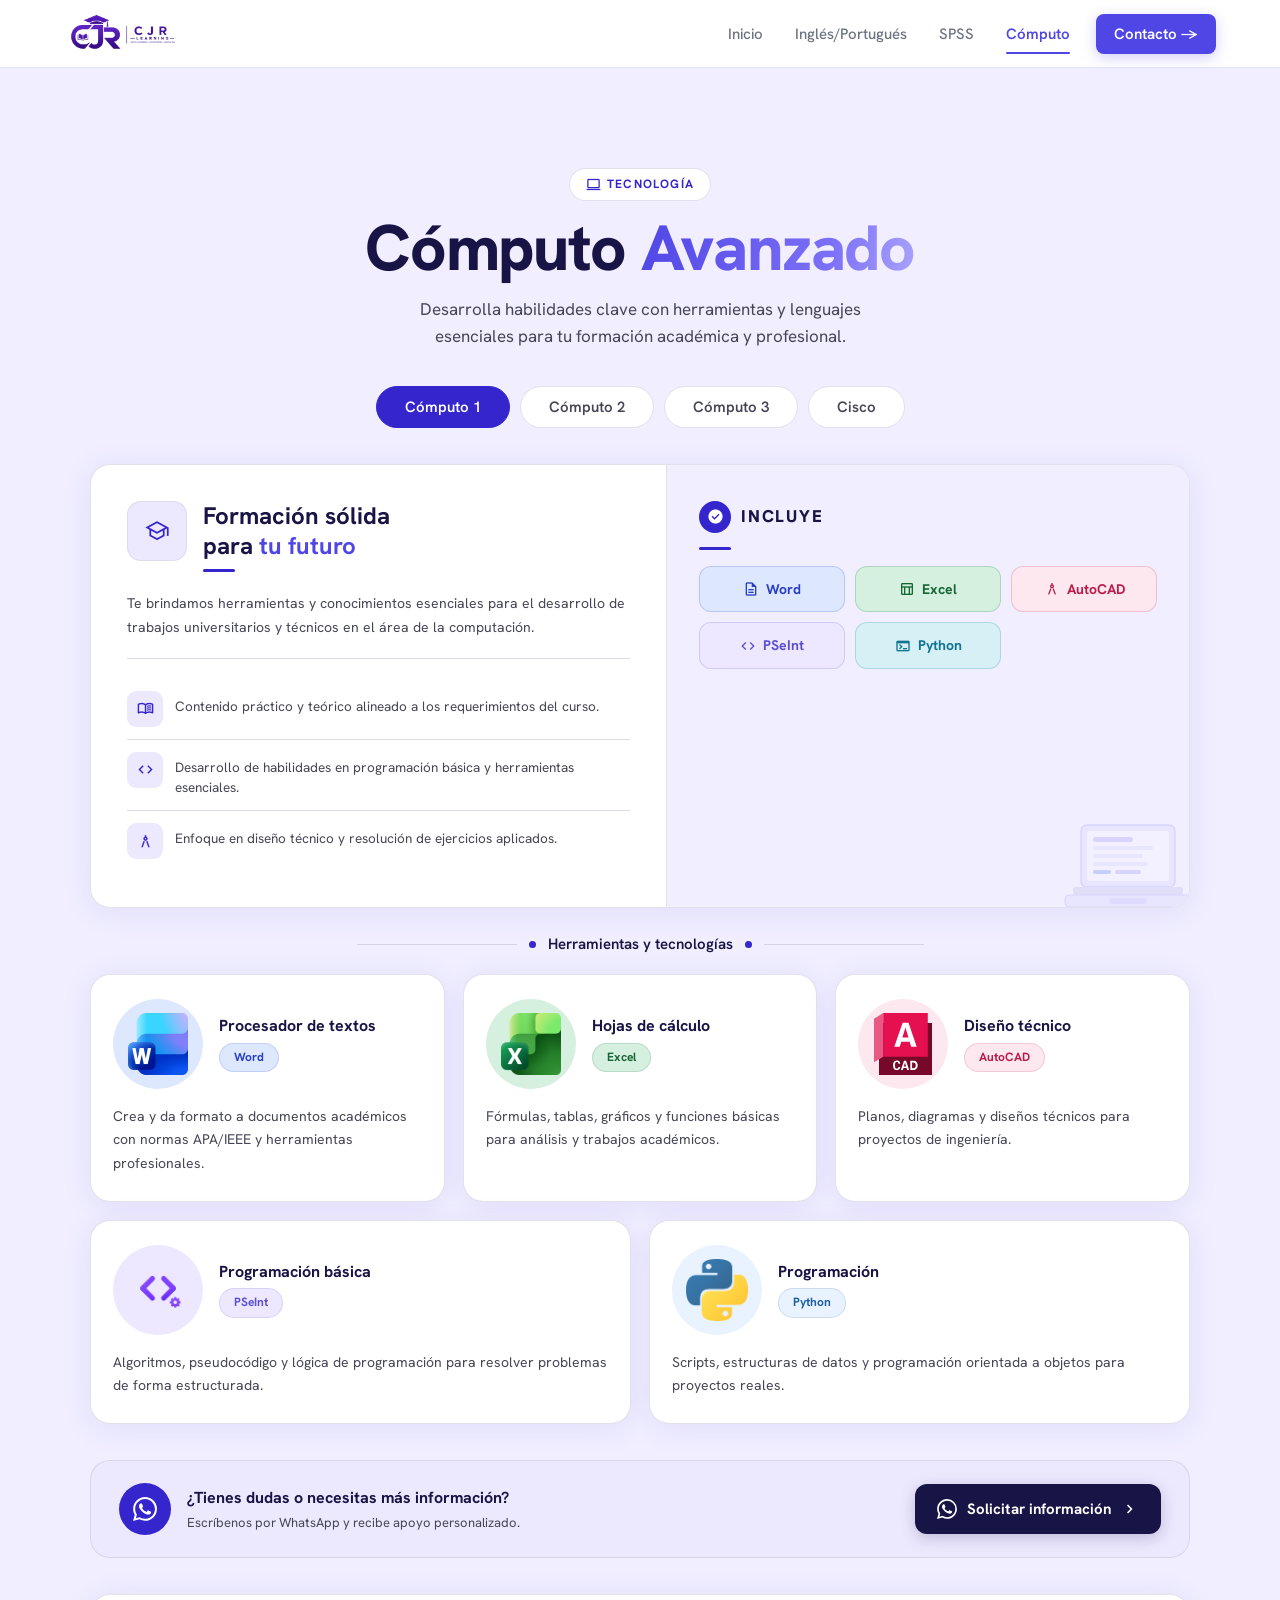
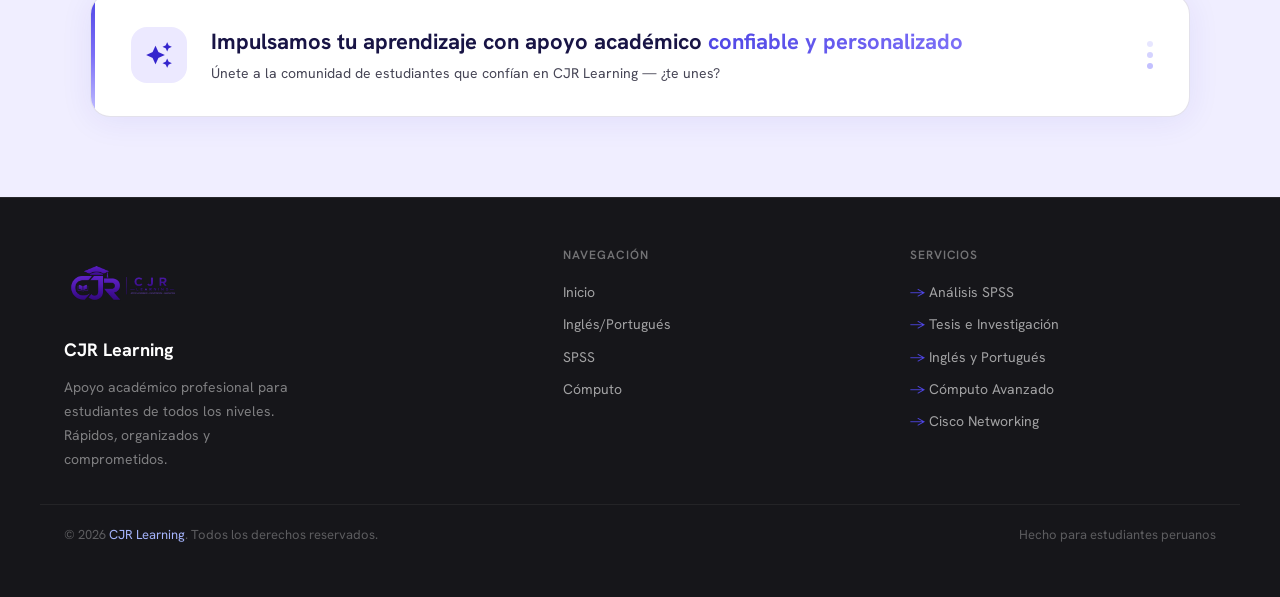
<file: computo.html>
<!DOCTYPE html>
<html lang="es">

<head>
  <meta charset="utf-8" />
  <meta name="viewport" content="width=device-width, initial-scale=1.0" />
  <title>CJR Learning — Cómputo Avanzado</title>
  <link rel="preconnect" href="https://fonts.googleapis.com" />
  <link rel="preconnect" href="https://fonts.gstatic.com" crossorigin />
  <link href="https://fonts.googleapis.com/css2?family=Hanken+Grotesk:wght@400;500;600;700;800&display=swap"
    rel="stylesheet" />
  <link href="https://fonts.googleapis.com/css2?family=Material+Symbols+Outlined:wght,FILL@100..700,0..1&display=swap"
    rel="stylesheet" />
  <link rel="stylesheet" href="assets/css/global.css">
  <link rel="stylesheet" href="assets/css/computo.css" />
</head>

<body>
  <header class="site-header">
    <div class="header-inner">
      <div class="header-logo">
        <a href="index.html">
          <img src="assets/images/logos/CRJ_logo2.png" alt="CJR Learning">
        </a>
      </div>
      <nav class="header-nav" id="mainNav">
        <a href="index.html">Inicio</a>
        <a href="ing_por.html">Inglés/Portugués</a>
        <a href="spss.html">SPSS</a>
        <a href="computo.html" class="active">Cómputo</a>
        <a href="index.html#contacto" class="nav-btn-contacto">Contacto →</a>
      </nav>
      <button class="hamburger" id="menuBtn" aria-label="Abrir menú">
        <span></span><span></span><span></span>
      </button>
    </div>
  </header>

  <section id="computo" class="cp-section">
    <div class="cp-inner">

      <div class="cp-header">
        <div class="cp-badge">
          <span class="material-symbols-outlined" aria-hidden="true">computer</span>
          TECNOLOGÍA
        </div>
        <h2 class="cp-title">Cómputo <span class="cp-title-croma">Avanzado</span></h2>
        <p class="cp-subtitle">
          Desarrolla habilidades clave con herramientas y lenguajes<br />
          esenciales para tu formación académica y profesional.
        </p>
      </div>

      <div class="cp-tabs" role="tablist" aria-label="Cursos de cómputo">
        <button class="cp-tab cp-tab--active" role="tab" aria-selected="true" data-tab="computo1">Cómputo 1</button>
        <button class="cp-tab" role="tab" aria-selected="false" data-tab="computo2">Cómputo 2</button>
        <button class="cp-tab" role="tab" aria-selected="false" data-tab="computo3">Cómputo 3</button>
        <button class="cp-tab" role="tab" aria-selected="false" data-tab="cisco">Cisco</button>
      </div>

      <!-- ══ CÓMPUTO 1 ══ -->
      <div class="cp-panel cp-panel--active" data-panel="computo1" role="tabpanel">
        <div class="cp-desc-block">
          <div class="cp-desc-left">
            <div class="cp-desc-header">
              <div class="cp-desc-icon" aria-hidden="true"><span class="material-symbols-outlined">school</span></div>
              <div>
                <h3 class="cp-desc-title">Formación sólida<br />para <span class="cp-desc-title-accent">tu futuro</span>
                </h3>
                <div class="cp-desc-underline" aria-hidden="true"></div>
              </div>
            </div>
            <p class="cp-desc-text">Te brindamos herramientas y conocimientos esenciales para el desarrollo de trabajos
              universitarios y técnicos en el área de la computación.</p>
            <ul class="cp-desc-list">
              <li class="cp-desc-item">
                <div class="cp-desc-item-icon"><span class="material-symbols-outlined">menu_book</span></div>
                <p>Contenido práctico y teórico alineado a los requerimientos del curso.</p>
              </li>
              <li class="cp-desc-item">
                <div class="cp-desc-item-icon"><span class="material-symbols-outlined">code</span></div>
                <p>Desarrollo de habilidades en programación básica y herramientas esenciales.</p>
              </li>
              <li class="cp-desc-item">
                <div class="cp-desc-item-icon"><span class="material-symbols-outlined">architecture</span></div>
                <p>Enfoque en diseño técnico y resolución de ejercicios aplicados.</p>
              </li>
            </ul>
          </div>
          <div class="cp-desc-divider" aria-hidden="true"></div>
          <div class="cp-desc-right">
            <div class="cp-desc-incluye-header">
              <div class="cp-desc-check"><span class="material-symbols-outlined">check_circle</span></div>
              <span class="cp-desc-incluye-label">INCLUYE</span>
            </div>
            <div class="cp-desc-underline cp-desc-underline--right" aria-hidden="true"></div>
            <div class="cp-desc-chips">
              <span class="cp-chip cp-chip--word"><span class="material-symbols-outlined">description</span>Word</span>
              <span class="cp-chip cp-chip--excel"><span
                  class="material-symbols-outlined">table_chart</span>Excel</span>
              <span class="cp-chip cp-chip--autocad"><span
                  class="material-symbols-outlined">architecture</span>AutoCAD</span>
              <span class="cp-chip cp-chip--pseint"><span class="material-symbols-outlined">code</span>PSeInt</span>
              <span class="cp-chip cp-chip--python"><span class="material-symbols-outlined">terminal</span>Python</span>
            </div>
            <div class="cp-desc-laptop" aria-hidden="true">
              <svg viewBox="0 0 130 90" fill="none" xmlns="http://www.w3.org/2000/svg">
                <rect x="18" y="4" width="94" height="62" rx="6" fill="#e2dfff" stroke="#c3c0ff" stroke-width="1.5" />
                <rect x="24" y="10" width="82" height="50" rx="3" fill="#ffffff" opacity="0.7" />
                <rect x="30" y="16" width="40" height="5" rx="2.5" fill="#c3c0ff" />
                <rect x="30" y="25" width="60" height="4" rx="2" fill="#e2dfff" />
                <rect x="30" y="33" width="50" height="4" rx="2" fill="#e2dfff" />
                <rect x="30" y="41" width="55" height="4" rx="2" fill="#e2dfff" />
                <rect x="30" y="49" width="18" height="4" rx="2" fill="#a5b4fc" />
                <rect x="52" y="49" width="26" height="4" rx="2" fill="#c3c0ff" />
                <rect x="10" y="66" width="110" height="8" rx="3" fill="#d4d0f0" />
                <rect x="2" y="74" width="126" height="12" rx="4" fill="#e2dfff" stroke="#c3c0ff" stroke-width="1" />
                <rect x="46" y="77" width="38" height="6" rx="3" fill="#c3c0ff" opacity="0.6" />
              </svg>
            </div>
          </div>
        </div>
        <div class="cp-tools-wrap">
          <div class="cp-section-title"><span class="cp-dot"></span>Herramientas y tecnologías<span
              class="cp-dot"></span></div>
          <div class="cp-grid cp-grid--3">
            <div class="cp-tool-card">
              <div class="cp-tool-top">
                <div class="cp-logo-wrap cp-logo-wrap--word"><img src="assets/images/logos/word_comp.png" alt="Word"
                    class="cp-logo-img" /></div>
                <div class="cp-tool-meta">
                  <h3 class="cp-tool-name">Procesador de textos</h3><span class="cp-pill cp-pill--word">Word</span>
                </div>
              </div>
              <p class="cp-tool-desc">Crea y da formato a documentos académicos con normas APA/IEEE y herramientas
                profesionales.</p>
            </div>
            <div class="cp-tool-card">
              <div class="cp-tool-top">
                <div class="cp-logo-wrap cp-logo-wrap--excel"><img src="assets/images/logos/excel_comp.png" alt="Excel"
                    class="cp-logo-img" /></div>
                <div class="cp-tool-meta">
                  <h3 class="cp-tool-name">Hojas de cálculo</h3><span class="cp-pill cp-pill--excel">Excel</span>
                </div>
              </div>
              <p class="cp-tool-desc">Fórmulas, tablas, gráficos y funciones básicas para análisis y trabajos
                académicos.</p>
            </div>
            <div class="cp-tool-card">
              <div class="cp-tool-top">
                <div class="cp-logo-wrap cp-logo-wrap--autocad"><img src="assets/images/logos/autocad_comp.svg"
                    alt="AutoCAD" class="cp-logo-img" /></div>
                <div class="cp-tool-meta">
                  <h3 class="cp-tool-name">Diseño técnico</h3><span class="cp-pill cp-pill--autocad">AutoCAD</span>
                </div>
              </div>
              <p class="cp-tool-desc">Planos, diagramas y diseños técnicos para proyectos de ingeniería.</p>
            </div>
          </div>
          <div class="cp-grid cp-grid--2">
            <div class="cp-tool-card">
              <div class="cp-tool-top">
                <div class="cp-logo-wrap cp-logo-wrap--pseint"><img src="assets/images/logos/codigo_comp.png"
                    alt="PSeInt" class="cp-logo-img cp-logo-img--pseint" /></div>
                <div class="cp-tool-meta">
                  <h3 class="cp-tool-name">Programación básica</h3><span class="cp-pill cp-pill--pseint">PSeInt</span>
                </div>
              </div>
              <p class="cp-tool-desc">Algoritmos, pseudocódigo y lógica de programación para resolver problemas de forma
                estructurada.</p>
            </div>
            <div class="cp-tool-card">
              <div class="cp-tool-top">
                <div class="cp-logo-wrap cp-logo-wrap--python"><img src="assets/images/logos/python_comp.webp"
                    alt="Python" class="cp-logo-img" /></div>
                <div class="cp-tool-meta">
                  <h3 class="cp-tool-name">Programación</h3><span class="cp-pill cp-pill--python">Python</span>
                </div>
              </div>
              <p class="cp-tool-desc">Scripts, estructuras de datos y programación orientada a objetos para proyectos
                reales.</p>
            </div>
          </div>
        </div>
      </div><!-- /computo1 -->

      <!-- ══ CÓMPUTO 2 ══ -->
      <div class="cp-panel" data-panel="computo2" role="tabpanel">
        <div class="cp-desc-block">
          <div class="cp-desc-left">
            <div class="cp-desc-header">
              <div class="cp-desc-icon" aria-hidden="true"><span class="material-symbols-outlined">analytics</span>
              </div>
              <div>
                <h3 class="cp-desc-title">Análisis y gestión de datos<br />para <span class="cp-desc-title-accent">tu
                    crecimiento</span> profesional</h3>
                <div class="cp-desc-underline" aria-hidden="true"></div>
              </div>
            </div>
            <p class="cp-desc-text">Te brindamos herramientas y conocimientos intermedios y avanzados para el análisis,
              procesamiento y visualización de datos, fortaleciendo competencias aplicadas a proyectos académicos y
              empresariales.</p>
            <ul class="cp-desc-list">
              <li class="cp-desc-item">
                <div class="cp-desc-item-icon"><span class="material-symbols-outlined">bar_chart</span></div>
                <div class="cp-desc-item-content"><strong>Análisis de datos aplicado</strong>
                  <p>Interpretación y procesamiento de información para la toma de decisiones.</p>
                </div>
              </li>
              <li class="cp-desc-item">
                <div class="cp-desc-item-icon"><span class="material-symbols-outlined">dashboard</span></div>
                <div class="cp-desc-item-content"><strong>Visualización profesional</strong>
                  <p>Creación de dashboards interactivos e informes dinámicos.</p>
                </div>
              </li>
              <li class="cp-desc-item">
                <div class="cp-desc-item-icon"><span class="material-symbols-outlined">storage</span></div>
                <div class="cp-desc-item-content"><strong>Gestión y transformación de datos</strong>
                  <p>Optimización de bases de datos mediante herramientas avanzadas.</p>
                </div>
              </li>
              <li class="cp-desc-item">
                <div class="cp-desc-item-icon"><span class="material-symbols-outlined">settings</span></div>
                <div class="cp-desc-item-content"><strong>Modelado y automatización</strong>
                  <p>Procesos eficientes para análisis, reportes y control de información.</p>
                </div>
              </li>
            </ul>
            <div class="cp-desc-highlight">
              <div class="cp-desc-highlight-icon" aria-hidden="true"><span class="material-symbols-outlined">star</span>
              </div>
              <p>Desarrolla habilidades en análisis de datos, inteligencia de negocios y modelado profesional para
                destacar en el ámbito académico y laboral.</p>
            </div>
          </div>
          <div class="cp-desc-divider" aria-hidden="true"></div>
          <div class="cp-desc-right">
            <div class="cp-desc-incluye-header">
              <div class="cp-desc-check"><span class="material-symbols-outlined">check_circle</span></div>
              <span class="cp-desc-incluye-label">INCLUYE</span>
            </div>
            <div class="cp-desc-underline cp-desc-underline--right" aria-hidden="true"></div>
            <div class="cp-desc-chips">
              <span class="cp-chip cp-chip--excel"><span class="material-symbols-outlined">table_chart</span>Excel
                Av.</span>
              <span class="cp-chip cp-chip--powerbi"><span class="material-symbols-outlined">bar_chart</span>Power
                BI</span>
              <span class="cp-chip cp-chip--spss"><span class="material-symbols-outlined">query_stats</span>SPSS</span>
              <span class="cp-chip cp-chip--inventor"><span
                  class="material-symbols-outlined">precision_manufacturing</span>Inventor</span>
              <span class="cp-chip cp-chip--pivot"><span class="material-symbols-outlined">pivot_table_chart</span>Power
                Pivot</span>
              <span class="cp-chip cp-chip--query"><span class="material-symbols-outlined">manage_search</span>Power
                Query</span>
              <span class="cp-chip cp-chip--project"><span class="material-symbols-outlined">event_note</span>MS
                Project</span>
            </div>
            <div class="cp-desc-dashboard" aria-hidden="true">
              <svg viewBox="0 0 200 130" fill="none" xmlns="http://www.w3.org/2000/svg">
                <rect x="10" y="8" width="180" height="100" rx="8" fill="#e2dfff" stroke="#c3c0ff" stroke-width="1.5" />
                <rect x="18" y="16" width="164" height="84" rx="4" fill="#f8f7ff" />
                <rect x="18" y="16" width="164" height="14" rx="4" fill="#ece9ff" />
                <circle cx="30" cy="23" r="3" fill="#c3c0ff" />
                <circle cx="40" cy="23" r="3" fill="#c3c0ff" opacity="0.6" />
                <rect x="60" y="20" width="60" height="6" rx="3" fill="#c3c0ff" opacity="0.4" />
                <rect x="24" y="65" width="12" height="28" rx="3" fill="#7c6ff7" />
                <rect x="40" y="52" width="12" height="41" rx="3" fill="#4f46e5" />
                <rect x="56" y="58" width="12" height="35" rx="3" fill="#a5b4fc" />
                <rect x="72" y="44" width="12" height="49" rx="3" fill="#4f46e5" />
                <rect x="88" y="55" width="12" height="38" rx="3" fill="#7c6ff7" opacity="0.8" />
                <polyline points="30,65 46,52 62,58 78,44 94,55" stroke="#c3c0ff" stroke-width="1.5"
                  stroke-dasharray="3 2" fill="none" />
                <circle cx="150" cy="70" r="22" stroke="#e2dfff" stroke-width="8" fill="none" />
                <circle cx="150" cy="70" r="22" stroke="#4f46e5" stroke-width="8" fill="none" stroke-dasharray="69 69"
                  stroke-dashoffset="0" stroke-linecap="round" />
                <circle cx="150" cy="70" r="22" stroke="#7c6ff7" stroke-width="8" fill="none" stroke-dasharray="35 103"
                  stroke-dashoffset="-69" stroke-linecap="round" />
                <circle cx="150" cy="70" r="22" stroke="#c3c0ff" stroke-width="8" fill="none" stroke-dasharray="34 104"
                  stroke-dashoffset="-104" stroke-linecap="round" />
                <rect x="22" y="36" width="40" height="5" rx="2" fill="#c3c0ff" opacity="0.5" />
                <rect x="22" y="44" width="30" height="4" rx="2" fill="#e2dfff" />
                <rect x="88" y="108" width="24" height="8" rx="2" fill="#d4d0f0" />
                <rect x="70" y="116" width="60" height="6" rx="3" fill="#e2dfff" stroke="#c3c0ff" stroke-width="1" />
                <ellipse cx="168" cy="110" rx="14" ry="5" fill="#ece9ff" stroke="#c3c0ff" stroke-width="1" />
                <rect x="154" y="100" width="28" height="10" fill="#ece9ff" />
                <rect x="154" y="100" width="28" height="10" stroke="#c3c0ff" stroke-width="1" fill="none" />
                <ellipse cx="168" cy="100" rx="14" ry="5" fill="#e2dfff" stroke="#c3c0ff" stroke-width="1" />
                <ellipse cx="168" cy="95" rx="14" ry="5" fill="#d4d0f0" stroke="#c3c0ff" stroke-width="1" />
              </svg>
            </div>
          </div>
        </div>
        <div class="cp-tools-wrap">
          <div class="cp-section-title"><span class="cp-dot"></span>Herramientas y tecnologías<span
              class="cp-dot"></span></div>
          <div class="cp-grid cp-grid--3">
            <div class="cp-tool-card">
              <div class="cp-tool-top">
                <div class="cp-logo-wrap cp-logo-wrap--excel"><img src="assets/images/logos/excel_comp.png"
                    alt="Excel Avanzado" class="cp-logo-img" /></div>
                <div class="cp-tool-meta">
                  <h3 class="cp-tool-name">Excel Avanzado</h3><span class="cp-pill cp-pill--excel">Excel</span>
                </div>
              </div>
              <p class="cp-tool-desc">Funciones avanzadas, tablas dinámicas, análisis estadístico y automatización de
                reportes.</p>
            </div>
            <div class="cp-tool-card">
              <div class="cp-tool-top">
                <div class="cp-logo-wrap cp-logo-wrap--powerbi"><img src="assets/images/logos/power_bi.png"
                    alt="Power BI" class="cp-logo-img" /></div>
                <div class="cp-tool-meta">
                  <h3 class="cp-tool-name">Power BI</h3><span class="cp-pill cp-pill--powerbi">Power BI</span>
                </div>
              </div>
              <p class="cp-tool-desc">Dashboards interactivos, visualización de datos y análisis empresarial.</p>
            </div>
            <div class="cp-tool-card">
              <div class="cp-tool-top">
                <div class="cp-logo-wrap cp-logo-wrap--spss"><img src="assets/images/logos/spss_as.png" alt="SPSS"
                    class="cp-logo-img" /></div>
                <div class="cp-tool-meta">
                  <h3 class="cp-tool-name">SPSS</h3><span class="cp-pill cp-pill--spss">SPSS</span>
                </div>
              </div>
              <p class="cp-tool-desc">Procesamiento estadístico, análisis descriptivo e inferencial para
                investigaciones.</p>
            </div>
          </div>
          <div class="cp-grid cp-grid--3">
            <div class="cp-tool-card">
              <div class="cp-tool-top">
                <div class="cp-logo-wrap cp-logo-wrap--pivot"><img src="assets/images/logos/power_pi.avif"
                    alt="Power Pivot" class="cp-logo-img" /></div>
                <div class="cp-tool-meta">
                  <h3 class="cp-tool-name">Power Pivot</h3><span class="cp-pill cp-pill--pivot">Power Pivot</span>
                </div>
              </div>
              <p class="cp-tool-desc">Modelado de datos y creación de relaciones entre múltiples fuentes de información.
              </p>
            </div>
            <div class="cp-tool-card">
              <div class="cp-tool-top">
                <div class="cp-logo-wrap cp-logo-wrap--query"><img src="assets/images/logos/power_que.png"
                    alt="Power Query" class="cp-logo-img" /></div>
                <div class="cp-tool-meta">
                  <h3 class="cp-tool-name">Power Query</h3><span class="cp-pill cp-pill--query">Power Query</span>
                </div>
              </div>
              <p class="cp-tool-desc">Extracción, limpieza y transformación de datos de forma automatizada.</p>
            </div>
            <div class="cp-tool-card">
              <div class="cp-tool-top">
                <div class="cp-logo-wrap cp-logo-wrap--inventor"><img src="assets/images/logos/inventor.svg"
                    alt="Inventor" class="cp-logo-img" /></div>
                <div class="cp-tool-meta">
                  <h3 class="cp-tool-name">Inventor</h3><span class="cp-pill cp-pill--inventor">Inventor</span>
                </div>
              </div>
              <p class="cp-tool-desc">Diseño y modelado de piezas mecánicas en entornos tridimensionales.</p>
            </div>
          </div>
          <!-- MS Project — fila nueva -->
          <div class="cp-grid--project-solo">
            <div class="cp-tool-card">
              <div class="cp-tool-top">
                <div class="cp-logo-wrap cp-logo-wrap--project"><img src="assets/images/logos/project_comp.svg"
                    alt="Microsoft Project" class="cp-logo-img" /></div>
                <div class="cp-tool-meta">
                  <h3 class="cp-tool-name">Microsoft Project</h3><span class="cp-pill cp-pill--project">MS
                    Project</span>
                </div>
              </div>
              <p class="cp-tool-desc">Planificación y gestión de proyectos con diagramas de Gantt, recursos y
                seguimiento de tareas académicas.</p>
            </div>
          </div>
        </div>
      </div><!-- /computo2 -->

      <!-- ══ CÓMPUTO 3 ══ -->
      <div class="cp-panel" data-panel="computo3" role="tabpanel">
        <div class="cp-desc-block">
          <div class="cp-desc-left">
            <div class="cp-desc-header">
              <div class="cp-desc-icon" aria-hidden="true"><span class="material-symbols-outlined">devices</span></div>
              <div>
                <h3 class="cp-desc-title">Tecnología y herramientas digitales<br />para gestionar <span
                    class="cp-desc-title-accent">tu futuro</span></h3>
                <div class="cp-desc-underline" aria-hidden="true"></div>
              </div>
            </div>
            <p class="cp-desc-text">Te brindamos herramientas y conocimientos especializados para la gestión de
              proyectos, estrategias de marketing digital y sistemas de información, aplicados al ámbito académico y
              profesional.</p>
            <ul class="cp-desc-list">
              <li class="cp-desc-item">
                <div class="cp-desc-item-icon"><span class="material-symbols-outlined">task_alt</span></div>
                <div class="cp-desc-item-content"><strong>Gestión de proyectos eficiente</strong>
                  <p>Modela procesos, define flujos de trabajo y mejora la organización de proyectos académicos y
                    empresariales.</p>
                </div>
              </li>
              <li class="cp-desc-item">
                <div class="cp-desc-item-icon"><span class="material-symbols-outlined">campaign</span></div>
                <div class="cp-desc-item-content"><strong>Estrategias de marketing digital</strong>
                  <p>Crea, automatiza y gestiona campañas efectivas para comunicar y conectar con tu audiencia.</p>
                </div>
              </li>
              <li class="cp-desc-item">
                <div class="cp-desc-item-icon"><span class="material-symbols-outlined">public</span></div>
                <div class="cp-desc-item-content"><strong>Sistemas de información geográfica</strong>
                  <p>Analiza, visualiza y toma decisiones basadas en datos geoespaciales y mapas interactivos.</p>
                </div>
              </li>
            </ul>
            <div class="cp-desc-highlight">
              <div class="cp-desc-highlight-icon" aria-hidden="true"><span class="material-symbols-outlined">star</span>
              </div>
              <p>Desarrolla competencias digitales clave para la gestión estratégica, comunicación efectiva y análisis
                territorial en proyectos académicos y profesionales.</p>
            </div>
          </div>
          <div class="cp-desc-divider" aria-hidden="true"></div>
          <div class="cp-desc-right cp-desc-right--c3">
            <div class="cp-desc-incluye-header">
              <div class="cp-desc-check"><span class="material-symbols-outlined">check_circle</span></div>
              <span class="cp-desc-incluye-label">INCLUYE</span>
            </div>
            <div class="cp-desc-underline cp-desc-underline--right" aria-hidden="true"></div>
            <div class="cp-desc-chips">
              <span class="cp-chip cp-chip--mailchimp"><span
                  class="material-symbols-outlined">mail</span>Mailchimp</span>
              <span class="cp-chip cp-chip--bizagi"><span
                  class="material-symbols-outlined">account_tree</span>Bizagi</span>
              <span class="cp-chip cp-chip--arcgis"><span class="material-symbols-outlined">public</span>ArcGIS</span>
              <span class="cp-chip cp-chip--canva"><span class="material-symbols-outlined">brush</span>Canva</span>
            </div>
          </div>
        </div>
        <div class="cp-tools-wrap">
          <div class="cp-section-title"><span class="cp-dot"></span>Herramientas y tecnologías<span
              class="cp-dot"></span></div>
          <div class="cp-grid cp-grid--2">
            <div class="cp-tool-card cp-tool-card--illus">
              <div class="cp-tool-top">
                <div class="cp-logo-wrap cp-logo-wrap--mailchimp"><img src="assets/images/logos/mailchimp_comp.jpg"
                    alt="Mailchimp" class="cp-logo-img" /></div>
                <div class="cp-tool-meta">
                  <h3 class="cp-tool-name">Mailchimp</h3><span class="cp-pill cp-pill--mailchimp">Email Marketing</span>
                </div>
              </div>
              <p class="cp-tool-desc">Crea y automatiza campañas de correo electrónico, segmenta audiencias y analiza
                resultados para optimizar tu comunicación.</p>
              <div class="cp-tool-illus" aria-hidden="true"><img src="assets/images/logos/mailchimp_tex_comp.png"
                  alt="" /></div>
            </div>
            <div class="cp-tool-card cp-tool-card--illus">
              <div class="cp-tool-top">
                <div class="cp-logo-wrap cp-logo-wrap--bizagi"><img src="assets/images/logos/bizagiii_comp.png"
                    alt="Bizagi" class="cp-logo-img" /></div>
                <div class="cp-tool-meta">
                  <h3 class="cp-tool-name">Bizagi</h3><span class="cp-pill cp-pill--bizagi">Modelado de procesos</span>
                </div>
              </div>
              <p class="cp-tool-desc">Modela procesos de negocio, define flujos de trabajo y automatiza tareas para
                mejorar la eficiencia organizacional.</p>
              <div class="cp-tool-illus" aria-hidden="true"><img src="assets/images/logos/Bizagi_comp.png" alt="" />
              </div>
            </div>
            <div class="cp-tool-card cp-tool-card--illus">
              <div class="cp-tool-top">
                <div class="cp-logo-wrap cp-logo-wrap--arcgis"><img src="assets/images/logos/ArcGIS_comp.png"
                    alt="ArcGIS" class="cp-logo-img" /></div>
                <div class="cp-tool-meta">
                  <h3 class="cp-tool-name">ArcGIS</h3><span class="cp-pill cp-pill--arcgis">Sistemas de información
                    geográfica</span>
                </div>
              </div>
              <p class="cp-tool-desc">Visualiza, analiza y gestiona información geoespacial para la toma de decisiones
                basadas en datos territoriales.</p>
              <div class="cp-tool-illus" aria-hidden="true"><img src="assets/images/logos/geo_comp.png" alt="" /></div>
            </div>
            <div class="cp-tool-card cp-tool-card--illus">
              <div class="cp-tool-top">
                <div class="cp-logo-wrap cp-logo-wrap--canva"><img src="assets/images/logos/canva_comp.webp" alt="Canva"
                    class="cp-logo-img" /></div>
                <div class="cp-tool-meta">
                  <h3 class="cp-tool-name">Canva</h3><span class="cp-pill cp-pill--canva">Diseño gráfico</span>
                </div>
              </div>
              <p class="cp-tool-desc">Diseña presentaciones, infografías, material visual y contenido atractivo de forma
                sencilla y profesional.</p>
              <div class="cp-tool-illus" aria-hidden="true"><img src="assets/images/logos/canvaaa_comp.png" alt="" />
              </div>
            </div>
          </div>
        </div>
        <div class="cp-c3-footer">
          <div class="cp-c3-footer-icon" aria-hidden="true"><span class="material-symbols-outlined">school</span></div>
          <p class="cp-c3-footer-text">Potencia tu perfil profesional con herramientas digitales líderes en gestión de
            proyectos, marketing y análisis de sistemas de información.</p>
        </div>
      </div><!-- /computo3 -->

      <!-- ══ CISCO ══ -->
      <div class="cp-panel" data-panel="cisco" role="tabpanel">
        <div class="cp-desc-block">
          <div class="cp-desc-left">
            <div class="cp-desc-header">
              <div class="cp-desc-icon cp-desc-icon--cisco" aria-hidden="true"><img
                  src="assets/images/logos/cisco_comu.png" alt="Cisco" class="cp-cisco-badge" /></div>
              <div>
                <h3 class="cp-desc-title">Aprende redes.<br /><span class="cp-desc-title-accent">Conecta tu
                    futuro.</span></h3>
                <div class="cp-desc-underline" aria-hidden="true"></div>
              </div>
            </div>
            <p class="cp-desc-text">Brindamos apoyo en cursos de Cisco Networking Academy, ayudando a los estudiantes
              con prácticas y laboratorios para fortalecer sus conocimientos en redes.</p>
            <ul class="cp-desc-list">
              <li class="cp-desc-item">
                <div class="cp-desc-item-icon"><span class="material-symbols-outlined">router</span></div>
                <div class="cp-desc-item-content"><strong>Configuración básica de redes</strong>
                  <p>Aprende a configurar dispositivos y topologías para crear redes funcionales.</p>
                </div>
              </li>
              <li class="cp-desc-item">
                <div class="cp-desc-item-icon"><span class="material-symbols-outlined">lan</span></div>
                <div class="cp-desc-item-content"><strong>Cisco Packet Tracer</strong>
                  <p>Usa esta herramienta para simular redes y desarrollar prácticas en un entorno virtual.</p>
                </div>
              </li>
              <li class="cp-desc-item">
                <div class="cp-desc-item-icon"><span class="material-symbols-outlined">hub</span></div>
                <div class="cp-desc-item-content"><strong>Direccionamiento IP</strong>
                  <p>Comprende IPv4, subredes y cómo los dispositivos se comunican en una red.</p>
                </div>
              </li>
              <li class="cp-desc-item">
                <div class="cp-desc-item-icon"><span class="material-symbols-outlined">security</span></div>
                <div class="cp-desc-item-content"><strong>Ciberseguridad</strong>
                  <p>Conoce los fundamentos para proteger redes e información.</p>
                </div>
              </li>
            </ul>
          </div>
          <div class="cp-desc-divider" aria-hidden="true"></div>
          <div class="cp-desc-right cp-desc-right--cisco">
            <div class="cp-desc-incluye-header">
              <div class="cp-desc-check"><span class="material-symbols-outlined">check_circle</span></div>
              <span class="cp-desc-incluye-label">INCLUYE</span>
            </div>
            <div class="cp-desc-underline cp-desc-underline--right" aria-hidden="true"></div>
            <div class="cp-desc-chips">
              <span class="cp-chip cp-chip--cisco-pt"><span class="material-symbols-outlined">devices</span>Packet
                Tracer</span>
              <span class="cp-chip cp-chip--cisco-redes"><span
                  class="material-symbols-outlined">account_tree</span>Redes Básicas</span>
              <span class="cp-chip cp-chip--cisco-ip"><span class="material-symbols-outlined">public</span>IP</span>
              <span class="cp-chip cp-chip--cisco-sw"><span
                  class="material-symbols-outlined">sync_alt</span>Switching</span>
              <span class="cp-chip cp-chip--cisco-seg"><span
                  class="material-symbols-outlined">lock</span>Ciberseguridad</span>
              <span class="cp-chip cp-chip--cisco-ccna"><span
                  class="material-symbols-outlined">workspace_premium</span>CCNA</span>
            </div>
            <div class="cp-cisco-illus" aria-hidden="true"><img src="assets/images/logos/cisco_estru.png" alt="" />
            </div>
          </div>
        </div>
        <div class="cp-cisco-footer">
          <div class="cp-cisco-footer-left">
            <div class="cp-cisco-footer-icon" aria-hidden="true"><span class="material-symbols-outlined">school</span>
            </div>
            <div>
              <p class="cp-cisco-footer-title">Prepárate para evaluaciones y certificaciones <span
                  class="cp-cisco-ccna-accent">CCNA</span></p>
              <p class="cp-cisco-footer-sub">Desarrolla habilidades que te abrirán las puertas a nuevas oportunidades en
                el mundo de las redes y la tecnología.</p>
            </div>
          </div>
          <div class="cp-cisco-footer-logo" aria-hidden="true"><img src="assets/images/logos/cisco_comu.png"
              alt="Cisco" /></div>
        </div>
      </div><!-- /cisco -->

      <!-- CTA WhatsApp -->
      <div class="cp-cta-banner">
        <div class="cp-cta-left">
          <div class="cp-cta-icon">
            <svg viewBox="0 0 24 24" fill="currentColor">
              <path
                d="M17.472 14.382c-.297-.149-1.758-.867-2.03-.967-.273-.099-.471-.148-.67.15-.197.297-.767.966-.94 1.164-.173.199-.347.223-.644.075-.297-.15-1.255-.463-2.39-1.475-.883-.788-1.48-1.761-1.653-2.059-.173-.297-.018-.458.13-.606.134-.133.298-.347.446-.52.149-.174.198-.298.298-.497.099-.198.05-.371-.025-.52-.075-.149-.669-1.612-.916-2.207-.242-.579-.487-.5-.669-.51-.173-.008-.371-.01-.57-.01-.198 0-.52.074-.792.372-.272.297-1.04 1.016-1.04 2.479 0 1.462 1.065 2.875 1.213 3.074.149.198 2.096 3.2 5.077 4.487.709.306 1.262.489 1.694.625.712.227 1.36.195 1.871.118.571-.085 1.758-.719 2.006-1.413.248-.694.248-1.289.173-1.413-.074-.124-.272-.198-.57-.347m-5.421 7.403h-.004a9.87 9.87 0 01-5.031-1.378l-.361-.214-3.741.982.998-3.648-.235-.374a9.86 9.86 0 01-1.51-5.26c.001-5.45 4.436-9.884 9.888-9.884 2.64 0 5.122 1.03 6.988 2.898a9.825 9.825 0 012.893 6.994c-.003 5.45-4.437 9.884-9.885 9.884m8.413-18.297A11.815 11.815 0 0012.05 0C5.495 0 .16 5.335.157 11.892c0 2.096.547 4.142 1.588 5.945L.057 24l6.305-1.654a11.882 11.882 0 005.683 1.448h.005c6.554 0 11.89-5.335 11.893-11.893a11.821 11.821 0 00-3.48-8.413z" />
            </svg>
          </div>
          <div class="cp-cta-text">
            <h4 class="cp-cta-heading">¿Tienes dudas o necesitas más información?</h4>
            <p class="cp-cta-note">Escríbenos por WhatsApp y recibe apoyo personalizado.</p>
          </div>
        </div>
        <a href="https://wa.me/51920478858" target="_blank" rel="noopener noreferrer" class="cp-cta-btn">
          <svg class="cp-wa-icon" viewBox="0 0 24 24" fill="currentColor">
            <path
              d="M17.472 14.382c-.297-.149-1.758-.867-2.03-.967-.273-.099-.471-.148-.67.15-.197.297-.767.966-.94 1.164-.173.199-.347.223-.644.075-.297-.15-1.255-.463-2.39-1.475-.883-.788-1.48-1.761-1.653-2.059-.173-.297-.018-.458.13-.606.134-.133.298-.347.446-.52.149-.174.198-.298.298-.497.099-.198.05-.371-.025-.52-.075-.149-.669-1.612-.916-2.207-.242-.579-.487-.5-.669-.51-.173-.008-.371-.01-.57-.01-.198 0-.52.074-.792.372-.272.297-1.04 1.016-1.04 2.479 0 1.462 1.065 2.875 1.213 3.074.149.198 2.096 3.2 5.077 4.487.709.306 1.262.489 1.694.625.712.227 1.36.195 1.871.118.571-.085 1.758-.719 2.006-1.413.248-.694.248-1.289.173-1.413-.074-.124-.272-.198-.57-.347m-5.421 7.403h-.004a9.87 9.87 0 01-5.031-1.378l-.361-.214-3.741.982.998-3.648-.235-.374a9.86 9.86 0 01-1.51-5.26c.001-5.45 4.436-9.884 9.888-9.884 2.64 0 5.122 1.03 6.988 2.898a9.825 9.825 0 012.893 6.994c-.003 5.45-4.437 9.884-9.885 9.884m8.413-18.297A11.815 11.815 0 0012.05 0C5.495 0 .16 5.335.157 11.892c0 2.096.547 4.142 1.588 5.945L.057 24l6.305-1.654a11.882 11.882 0 005.683 1.448h.005c6.554 0 11.89-5.335 11.893-11.893a11.821 11.821 0 00-3.48-8.413z" />
          </svg>
          Solicitar información
          <span class="material-symbols-outlined">chevron_right</span>
        </a>
      </div>

      <!-- Tagline -->
      <div class="cp-tagline">
        <div class="cp-tagline-inner">
          <div class="cp-tagline-icon"><span class="material-symbols-outlined">auto_awesome</span></div>
          <div class="cp-tagline-text">
            <p class="cp-tagline-main">Impulsamos tu aprendizaje con apoyo académico <span
                class="cp-tagline-highlight">confiable y personalizado</span></p>
            <p class="cp-tagline-sub">Únete a la comunidad de estudiantes que confían en CJR Learning — ¿te unes?</p>
          </div>
          <div class="cp-tagline-dots"><span></span><span></span><span></span></div>
        </div>
      </div>

    </div>
  </section>

  <footer>
    <div class="footer-bar">
      <div class="footer-bar-inner">
        <div class="footer-brand-col">
          <img src="assets/images/logos/CRJ_logo2.png" alt="CJR Learning">
          <span class="footer-brand">CJR Learning</span>
          <p class="footer-brand-desc">Apoyo académico profesional para estudiantes de todos los niveles. Rápidos,
            organizados y comprometidos.</p>
        </div>
        <div class="footer-nav-col">
          <h4>Navegación</h4>
          <div class="footer-links">
            <a href="index.html">Inicio</a>
            <a href="ing_por.html">Inglés/Portugués</a>
            <a href="spss.html">SPSS</a>
            <a href="computo.html">Cómputo</a>
          </div>
        </div>
        <div class="footer-services-col">
          <h4>Servicios</h4>
          <div class="footer-links">
            <a href="spss.html">Análisis SPSS</a>
            <a href="spss.html">Tesis e Investigación</a>
            <a href="ing_por.html">Inglés y Portugués</a>
            <a href="computo.html">Cómputo Avanzado</a>
            <a href="computo.html">Cisco Networking</a>
          </div>
        </div>
      </div>
      <div class="footer-bottom">
        <span class="footer-copy">© 2026 <span>CJR Learning</span>. Todos los derechos reservados.</span>
        <span class="footer-copy">Hecho para estudiantes peruanos</span>
      </div>
    </div>
  </footer>

  <script src="assets/js/computo.js" defer></script>
  <script>
    const menuBtn = document.getElementById('menuBtn');
    const mainNav = document.getElementById('mainNav');
    if (menuBtn) menuBtn.addEventListener('click', () => mainNav.classList.toggle('open'));
  </script>
</body>

</html>
</file>
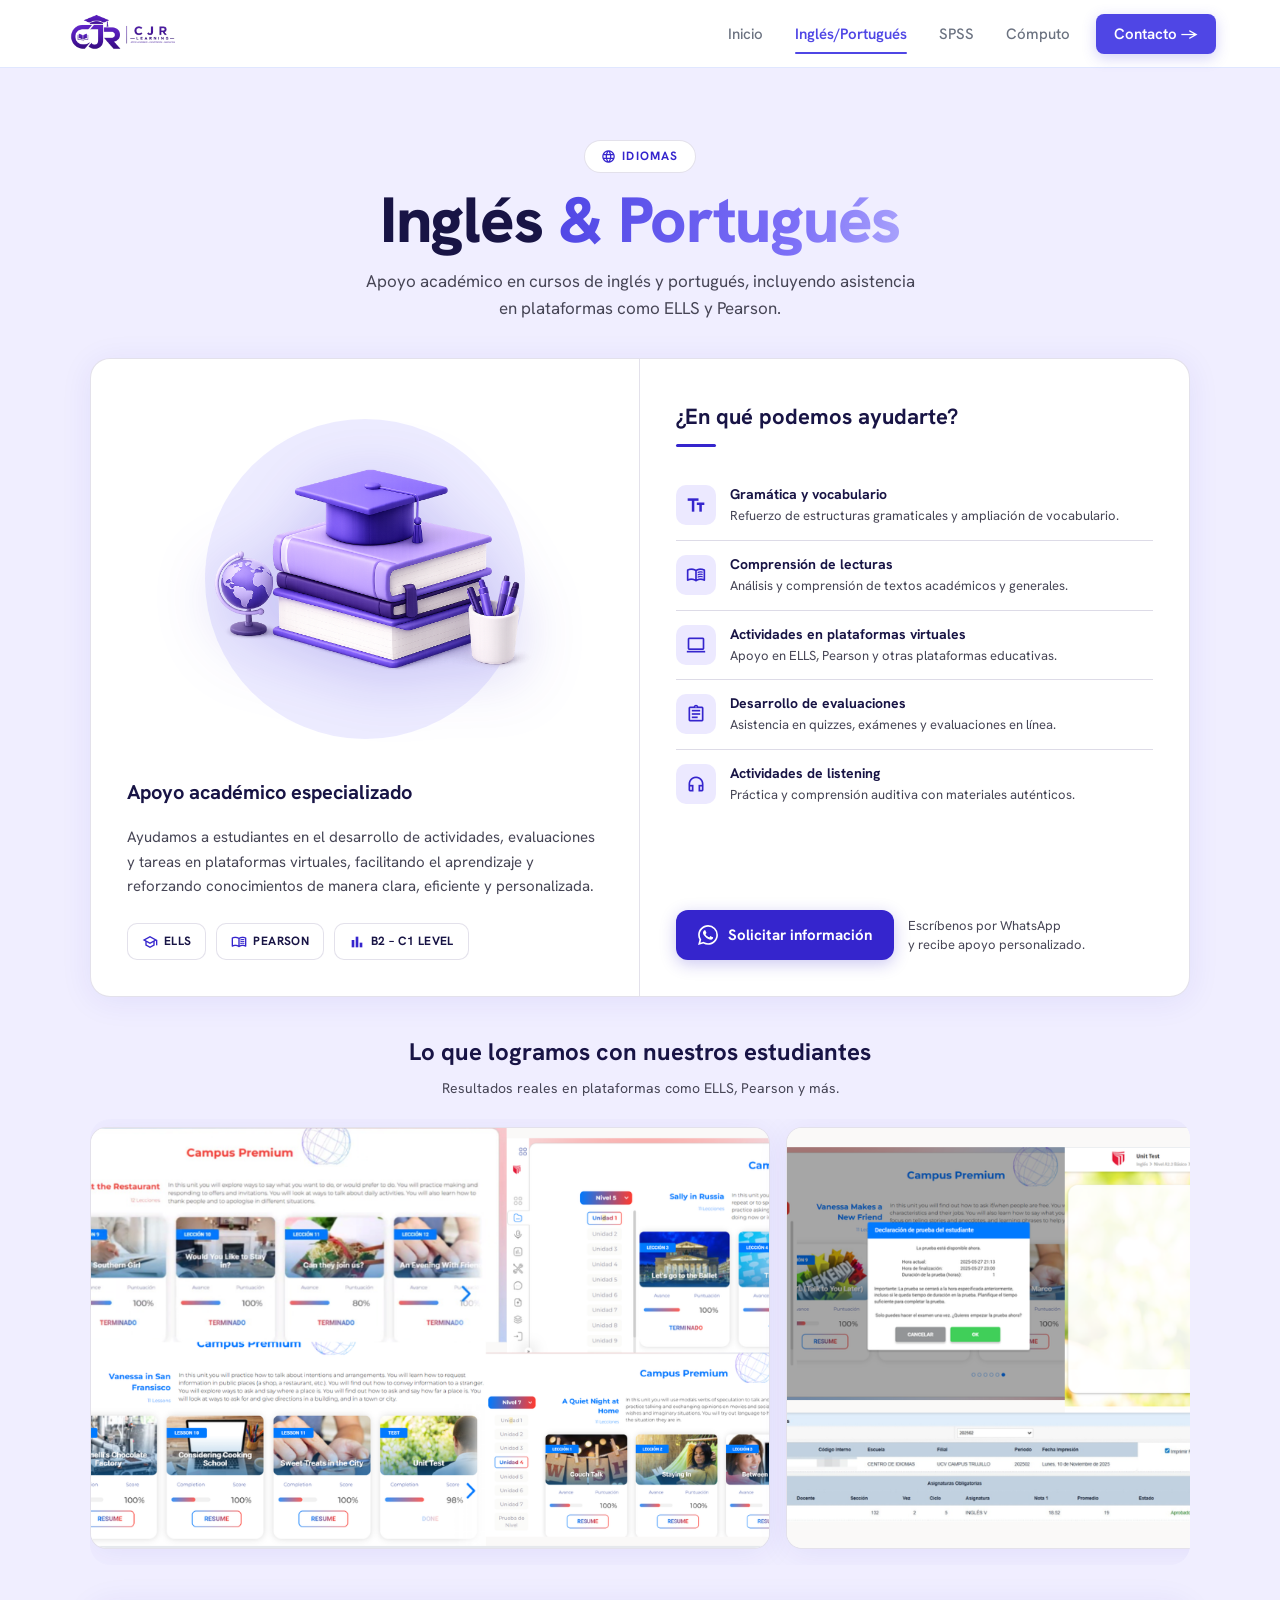
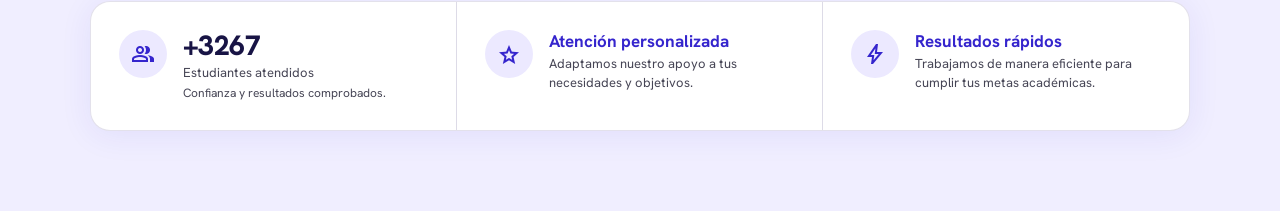
<file: ing_por.html>
<!DOCTYPE html>
<html lang="es">

<head>
  <meta charset="utf-8" />
  <meta name="viewport" content="width=device-width, initial-scale=1.0" />
  <title>CJR Learning — Inglés & Portugués</title>

  <link rel="preconnect" href="https://fonts.googleapis.com" />
  <link rel="preconnect" href="https://fonts.gstatic.com" crossorigin />
  <link href="https://fonts.googleapis.com/css2?family=Hanken+Grotesk:wght@400;500;600;700;800&display=swap"
    rel="stylesheet" />
  <link href="https://fonts.googleapis.com/css2?family=Material+Symbols+Outlined:wght,FILL@100..700,0..1&display=swap"
    rel="stylesheet" />

  <link rel="stylesheet" href="assets/css/global.css" />
  <link rel="stylesheet" href="assets/css/ing_por.css" />
</head>

<body>

  <header class="site-header">
    <div class="header-inner">
      <div class="header-logo">
        <a href="index.html">
          <img src="assets/images/logos/CRJ_logo2.png" alt="CJR Learning">
        </a>
      </div>
      <nav class="header-nav" id="mainNav">
        <a href="index.html">Inicio</a>
        <a href="ing_por.html" class="active">Inglés/Portugués</a>
        <a href="spss.html">SPSS</a>
        <a href="computo.html">Cómputo</a>
        <a href="index.html#contacto" class="nav-btn-contacto">Contacto →</a>
      </nav>
      <button class="hamburger" id="menuBtn" aria-label="Abrir menú">
        <span></span><span></span><span></span>
      </button>
    </div>
  </header>

  <section id="ingles" class="ip-section">
    <div class="ip-inner">

      <!-- ── ENCABEZADO ── -->
      <div class="ip-header">
        <div class="ip-badge">
          <span class="material-symbols-outlined" aria-hidden="true">language</span>
          IDIOMAS
        </div>
        <h2 class="ip-title">Inglés <span class="ip-title-croma">&amp; Portugués</span></h2>
        <p class="ip-subtitle">
          Apoyo académico en cursos de inglés y portugués, incluyendo asistencia<br />
          en plataformas como ELLS y Pearson.
        </p>
      </div>

      <!-- ── CARD PRINCIPAL ── -->
      <div class="ip-card">

        <!-- Columna izquierda: imagen + descripción + badges -->
        <div class="ip-col ip-col--left">
          <div class="ip-img-wrap">
            <div class="ip-img-circle" aria-hidden="true"></div>
            <img src="assets/images/logos/libro_ing-por.png" alt="Libros, birrete y globo terráqueo 3D"
              class="ip-img" />
          </div>

          <h3 class="ip-col-title">Apoyo académico especializado</h3>
          <p class="ip-col-body">
            Ayudamos a estudiantes en el desarrollo de actividades,
            evaluaciones y tareas en plataformas virtuales, facilitando
            el aprendizaje y reforzando conocimientos de manera
            clara, eficiente y personalizada.
          </p>

          <div class="ip-platforms">
            <div class="ip-platform-badge">
              <span class="material-symbols-outlined" aria-hidden="true">school</span>
              ELLS
            </div>
            <div class="ip-platform-badge">
              <span class="material-symbols-outlined" aria-hidden="true">menu_book</span>
              PEARSON
            </div>
            <div class="ip-platform-badge">
              <span class="material-symbols-outlined" aria-hidden="true">bar_chart</span>
              B2 – C1 LEVEL
            </div>
          </div>
        </div>

        <!-- Columna derecha: lista de servicios + CTA -->
        <div class="ip-col ip-col--right">
          <h3 class="ip-list-title">¿En qué podemos ayudarte?</h3>
          <div class="ip-title-underline" aria-hidden="true"></div>

          <ul class="ip-service-list" aria-label="Servicios de idiomas">

            <li class="ip-service-item">
              <div class="ip-service-icon" aria-hidden="true">
                <span class="material-symbols-outlined">text_fields</span>
              </div>
              <div class="ip-service-text">
                <strong>Gramática y vocabulario</strong>
                <span>Refuerzo de estructuras gramaticales y ampliación de vocabulario.</span>
              </div>
            </li>

            <li class="ip-service-item">
              <div class="ip-service-icon" aria-hidden="true">
                <span class="material-symbols-outlined">menu_book</span>
              </div>
              <div class="ip-service-text">
                <strong>Comprensión de lecturas</strong>
                <span>Análisis y comprensión de textos académicos y generales.</span>
              </div>
            </li>

            <li class="ip-service-item">
              <div class="ip-service-icon" aria-hidden="true">
                <span class="material-symbols-outlined">laptop</span>
              </div>
              <div class="ip-service-text">
                <strong>Actividades en plataformas virtuales</strong>
                <span>Apoyo en ELLS, Pearson y otras plataformas educativas.</span>
              </div>
            </li>

            <li class="ip-service-item">
              <div class="ip-service-icon" aria-hidden="true">
                <span class="material-symbols-outlined">assignment</span>
              </div>
              <div class="ip-service-text">
                <strong>Desarrollo de evaluaciones</strong>
                <span>Asistencia en quizzes, exámenes y evaluaciones en línea.</span>
              </div>
            </li>

            <li class="ip-service-item">
              <div class="ip-service-icon" aria-hidden="true">
                <span class="material-symbols-outlined">headphones</span>
              </div>
              <div class="ip-service-text">
                <strong>Actividades de listening</strong>
                <span>Práctica y comprensión auditiva con materiales auténticos.</span>
              </div>
            </li>

          </ul>

          <!-- CTA WhatsApp -->
          <div class="ip-cta">
            <a href="https://wa.me/51920478858" target="_blank" rel="noopener noreferrer" class="ip-cta-btn"
              aria-label="Solicitar información por WhatsApp">
              <!-- Icono WhatsApp SVG -->
              <svg class="ip-wa-icon" viewBox="0 0 24 24" fill="currentColor" xmlns="http://www.w3.org/2000/svg"
                aria-hidden="true">
                <path
                  d="M17.472 14.382c-.297-.149-1.758-.867-2.03-.967-.273-.099-.471-.148-.67.15-.197.297-.767.966-.94 1.164-.173.199-.347.223-.644.075-.297-.15-1.255-.463-2.39-1.475-.883-.788-1.48-1.761-1.653-2.059-.173-.297-.018-.458.13-.606.134-.133.298-.347.446-.52.149-.174.198-.298.298-.497.099-.198.05-.371-.025-.52-.075-.149-.669-1.612-.916-2.207-.242-.579-.487-.5-.669-.51-.173-.008-.371-.01-.57-.01-.198 0-.52.074-.792.372-.272.297-1.04 1.016-1.04 2.479 0 1.462 1.065 2.875 1.213 3.074.149.198 2.096 3.2 5.077 4.487.709.306 1.262.489 1.694.625.712.227 1.36.195 1.871.118.571-.085 1.758-.719 2.006-1.413.248-.694.248-1.289.173-1.413-.074-.124-.272-.198-.57-.347m-5.421 7.403h-.004a9.87 9.87 0 01-5.031-1.378l-.361-.214-3.741.982.998-3.648-.235-.374a9.86 9.86 0 01-1.51-5.26c.001-5.45 4.436-9.884 9.888-9.884 2.64 0 5.122 1.03 6.988 2.898a9.825 9.825 0 012.893 6.994c-.003 5.45-4.437 9.884-9.885 9.884m8.413-18.297A11.815 11.815 0 0012.05 0C5.495 0 .16 5.335.157 11.892c0 2.096.547 4.142 1.588 5.945L.057 24l6.305-1.654a11.882 11.882 0 005.683 1.448h.005c6.554 0 11.89-5.335 11.893-11.893a11.821 11.821 0 00-3.48-8.413z" />
              </svg>
              Solicitar información
            </a>
            <p class="ip-cta-note">
              Escríbenos por WhatsApp<br />
              y recibe apoyo personalizado.
            </p>
          </div>
        </div>

      </div><!-- /ip-card -->

      <!-- ── GALERÍA CARRUSEL ── -->
      <div class="ip-gallery">
        <div class="ip-gallery-header">
          <h3 class="ip-gallery-title">Lo que logramos con nuestros estudiantes</h3>
          <p class="ip-gallery-sub">Resultados reales en plataformas como ELLS, Pearson y más.</p>
        </div>
        <div class="ip-track-wrap">
          <div class="ip-track">
            <div class="ip-slide"><img src="assets/images/reseñas/ingles1.png" alt="Resultado inglés 1" /></div>
            <div class="ip-slide"><img src="assets/images/reseñas/ingles2.png" alt="Resultado inglés 2" /></div>
            <div class="ip-slide"><img src="assets/images/reseñas/ingles3.png" alt="Resultado inglés 3" /></div>
            <div class="ip-slide"><img src="assets/images/reseñas/ingles4.png" alt="Resultado inglés 4" /></div>
            <div class="ip-slide"><img src="assets/images/reseñas/ingles5.png" alt="Resultado inglés 5" /></div>
            <div class="ip-slide"><img src="assets/images/reseñas/ingles6.png" alt="Resultado inglés 6" /></div>
            <div class="ip-slide"><img src="assets/images/reseñas/ingles7.png" alt="Resultado inglés 7" /></div>
            <!-- Duplicadas para loop infinito -->
            <div class="ip-slide" aria-hidden="true"><img src="assets/images/reseñas/ingles1.png" alt="" /></div>
            <div class="ip-slide" aria-hidden="true"><img src="assets/images/reseñas/ingles2.png" alt="" /></div>
            <div class="ip-slide" aria-hidden="true"><img src="assets/images/reseñas/ingles3.png" alt="" /></div>
            <div class="ip-slide" aria-hidden="true"><img src="assets/images/reseñas/ingles4.png" alt="" /></div>
            <div class="ip-slide" aria-hidden="true"><img src="assets/images/reseñas/ingles5.png" alt="" /></div>
            <div class="ip-slide" aria-hidden="true"><img src="assets/images/reseñas/ingles6.png" alt="" /></div>
            <div class="ip-slide" aria-hidden="true"><img src="assets/images/reseñas/ingles7.png" alt="" /></div>
          </div>
        </div>
      </div>

      <!-- ── STATS ── -->
      <div class="ip-stats">

        <div class="ip-stat">
          <div class="ip-stat-icon" aria-hidden="true">
            <span class="material-symbols-outlined">group</span>
          </div>
          <div class="ip-stat-text">
            <strong class="ip-stat-number">+500</strong>
            <span>Estudiantes atendidos</span>
            <span class="ip-stat-sub">Confianza y resultados comprobados.</span>
          </div>
        </div>

        <div class="ip-stat">
          <div class="ip-stat-icon" aria-hidden="true">
            <span class="material-symbols-outlined">star</span>
          </div>
          <div class="ip-stat-text">
            <strong class="ip-stat-highlight">Atención personalizada</strong>
            <span>Adaptamos nuestro apoyo a tus necesidades y objetivos.</span>
          </div>
        </div>

        <div class="ip-stat">
          <div class="ip-stat-icon" aria-hidden="true">
            <span class="material-symbols-outlined">bolt</span>
          </div>
          <div class="ip-stat-text">
            <strong class="ip-stat-highlight">Resultados rápidos</strong>
            <span>Trabajamos de manera eficiente para cumplir tus metas académicas.</span>
          </div>
        </div>

      </div><!-- /ip-stats -->

    </div><!-- /ip-inner -->
  </section>

  <script src="assets/js/ingles-portugues.js" defer></script>
  <script>
    const menuBtn = document.getElementById('menuBtn');
    const mainNav = document.getElementById('mainNav');
    if (menuBtn) menuBtn.addEventListener('click', () => mainNav.classList.toggle('open'));
  </script>
</body>

</html>
</file>
<file: assets/css/global.css>
/* Fuente de letra */
@import url('https://fonts.googleapis.com/css2?family=Hanken+Grotesk:wght@400;500;600;700&display=swap');

:root {
    --color-primary: #4F46E5;
    --color-primary-dark: #3730A3;
    --color-secondary: #A5B4FC;
    --color-tertiary: #F5F3FF;
    --color-neutral: #1E1B4B;
    --color-neutral-light: #312E81;
    --color-text: #1E1B4B;
    --color-text-muted: #6B7280;
    --color-white: #FFFFFF;
    --color-border: #E0E7FF;

    --font-main: 'Hanken Grotesk', sans-serif;

    --radius-sm: 8px;
    --radius-md: 12px;
    --radius-lg: 16px;
    --radius-xl: 24px;

    --shadow-card: 0 2px 16px rgba(79, 70, 229, 0.08);
    --shadow-btn: 0 4px 14px rgba(79, 70, 229, 0.25);

    --nav-height: 68px;
    --max-width: 1200px;
}

/* Reset */
*,
*::before,
*::after {
    margin: 0;
    padding: 0;
    box-sizing: border-box;
}

html {
    scroll-behavior: smooth;
}

body {
    font-family: var(--font-main);
    color: var(--color-text);
    background-color: var(--color-tertiary);
    line-height: 1.6;
    -webkit-font-smoothing: antialiased;
}

img {
    max-width: 100%;
    display: block;
}

a {
    text-decoration: none;
    color: inherit;
}

ul {
    list-style: none;
}

/* Utilidades */
.container {
    max-width: var(--max-width);
    margin: 0 auto;
    padding: 0 24px;
}

.section {
    padding: 80px 0;
}

.section-title {
    font-size: 2rem;
    font-weight: 700;
    color: var(--color-neutral);
    text-align: center;
    margin-bottom: 12px;
}

.section-subtitle {
    font-size: 1rem;
    color: var(--color-text-muted);
    text-align: center;
    max-width: 560px;
    margin: 0 auto 48px;
}

.btn-primary {
    display: inline-flex;
    align-items: center;
    gap: 8px;
    background: var(--color-primary);
    color: var(--color-white);
    font-family: var(--font-main);
    font-size: 0.9735rem;
    font-weight: 600;
    padding: 12px 24px;
    border-radius: var(--radius-sm);
    border: none;
    cursor: pointer;
    transition: background 0.2s, box-shadow 0.2s, transform 0.15s;
    box-shadow: var(--shadow-btns);
}

.btn-primary:hover {
    background: var(--color-primary-dark);
    transform: translateY(-1px);
}

.btn-outline {
    display: inline-flex;
    align-items: center;
    gap: 8px;
    background: transparent;
    color: var(--color-neutral);
    font-family: var(--font-main);
    font-size: 0.9375rem;
    font-weight: 600;
    padding: 12px 24px;
    border-radius: var(--radius-sm);
    border: 1.5px solid var(--color-border);
    cursor: pointer;
    transition: border-color 0.2s, background 0.2s;
}

.btn-outline:hover {
    border-color: var(--color-primary);
    background: rgba(79, 70, 229, 0.04);
}

/* Header */
.site-header {
    position: sticky;
    top: 0;
    z-index: 100;
    background: var(--color-white);
    border-bottom: 1px solid var(--color-border);
    height: var(--nav-height);
}

.header-inner {
    max-width: var(--max-width);
    margin: 0 auto;
    padding: 0 24px;
    height: 100%;
    display: flex;
    align-items: center;
    justify-content: space-between;
}

.nav-btn-contacto {
    background: var(--color-primary);
    color: #fff !important;
    padding: 8px 18px !important;
    border-radius: var(--radius-sm);
    font-weight: 600 !important;
    margin-left: 8px;
    transition: background 0.2s, transform 0.15s;
    box-shadow: var(--shadow-btn);
}

.nav-btn-contacto:hover {
    background: var(--color-primary-dark) !important;
    transform: translateY(-1px);
}

/* Logo */
.header-logo a {
    display: flex;
    align-items: center;
}

.header-logo img {
    height: 78px;
    width: auto;
}

/* Nav */
.header-nav {
    display: flex;
    align-items: center;
    gap: 4px;
}

.header-nav a {
    position: relative;
    font-size: 0.9375rem;
    font-weight: 500;
    color: var(--color-text-muted);
    padding: 6px 14px;
    border-radius: var(--radius-sm);
    transition: color 0.2s, background 0.2s;
}

.header-nav a:hover {
    color: var(--color-primary);
    background: rgba(79, 70, 229, 0.06);
}

.header-nav a.active {
    color: var(--color-primary);
    font-weight: 600;
}

.header-nav a.active::after {
    content: '';
    position: absolute;
    bottom: -2px;
    left: 14px;
    right: 14px;
    height: 2px;
    background: var(--color-primary);
    border-radius: 2px;
}

/* Hamburger */
.hamburger {
    display: none;
    flex-direction: column;
    gap: 5px;
    cursor: pointer;
    padding: 6px;
    background: none;
    border: none;
}

.hamburger span {
    display: block;
    width: 24px;
    height: 2px;
    background: var(--color-neutral);
    border-radius: 2px;
    transition: transform 0.3s, opacity 0.3;
}

/* Footer */
.site-footer {
    background: #16161A;
}

.footer-bar {
    background: #16161A;
    border-top: 1px solid rgba(255, 255, 255, 0.08);
    padding: 48px 0 32px;
}

.footer-bar-inner {
    max-width: var(--max-width);
    margin: 0 auto;
    padding: 0 24px;
    display: grid;
    grid-template-columns: 1.5fr 1fr 1fr;
    gap: 40px;
}

/* Columna 1: marca */
.footer-brand-col img {
    height: 78px;
    width: auto;
    margin-bottom: 12px;
}

.footer-brand {
    font-size: 1.125rem;
    font-weight: 700;
    color: #fff;
    display: block;
    margin-bottom: 12px;
}

.footer-brand-desc {
    font-size: 0.875rem;
    color: rgba(255, 255, 255, 0.45);
    line-height: 1.7;
    max-width: 240px;
    text-align: left;
}

/* Columna 2: navegación */
.footer-nav-col h4,
.footer-services-col h4 {
    font-size: 0.75rem;
    font-weight: 600;
    letter-spacing: 0.08em;
    text-transform: uppercase;
    color: rgba(255, 255, 255, 0.4);
    margin-bottom: 16px;
}

.footer-links {
    display: flex;
    flex-direction: column;
    gap: 10px;
}

.footer-links a {
    font-size: 0.875rem;
    color: rgba(255, 255, 255, 0.6);
    transition: color 0.2s;
}

.footer-links a:hover {
    color: var(--color-secondary);
}

/* Columna 3: servicios */
.footer-services-col .footer-links a::before {
    content: '→ ';
    color: var(--color-primary);
}

/* Barra inferior */
.footer-bottom {
    border-top: 1px solid rgba(255, 255, 255, 0.06);
    padding: 20px 24px;
    max-width: var(--max-width);
    margin: 32px auto 0;
    display: flex;
    justify-content: space-between;
    align-items: center;
    flex-wrap: wrap;
    gap: 8px;
}

.footer-copy {
    font-size: 0.8125rem;
    color: rgba(255, 255, 255, 0.3);
}

.footer-copy span {
    color: var(--color-secondary);
}

@media (max-width: 768px) {
    .footer-bar-inner {
        grid-template-columns: 1fr;
        gap: 32px;
    }
}

/* Responsive */
@media (max-width: 768px) {

    .header-nav {
        display: none;
        position: absolute;
        top: var(--nav-height);
        left: 0;
        right: 0;
        background: var(--color-white);
        flex-direction: column;
        align-items: stretch;
        padding: 12px 16px 20px;
        border-bottom: 1px solid var(--color-border);
        gap: 2px;
    }

    .header-nav.open {
        display: flex;
    }

    .header-nav a.active::after {
        display: none;
    }

    .hamburger {
        display: flex;
    }

    .contact-grid {
        grid-template-columns: 1fr;
    }

    .footer-bar-inner {
        display: flex;
        flex-direction: column;
        align-items: center;
        text-align: center;
        gap: 2.5rem;
    }

    .footer-brand-col,
    .footer-nav-col,
    .footer-services-col {
        width: 100%;
        max-width: 320px;
    }

    .footer-brand-col img {
        width: 140px;
        margin: 0 auto 1rem;
        display: block;
    }

    .footer-brand {
        display: block;
        font-size: 1.8rem;
        font-weight: 700;
        margin-bottom: 1rem;
    }

    .footer-brand-desc {
        max-width: 280px;
        margin: 0 auto;
        line-height: 1.8;
    }

    .footer-nav-col h4,
    .footer-services-col h4 {
        margin-bottom: 1rem;
    }

    .footer-links {
        display: flex;
        flex-direction: column;
        gap: 0.9rem;
        align-items: center;
    }

    .footer-bottom {
        display: flex;
        flex-direction: column;
        gap: .5rem;
        text-align: center;
        margin-top: 2rem;
    }
}
</file>
<file: assets/css/computo.css>
/* ═══════════════════════════════════════════
   TOKENS — Cómputo Avanzado
   ═══════════════════════════════════════════ */
:root {
  --cp-primary: #3525cd;
  --cp-primary-light: #4f46e5;
  --cp-primary-fixed: #e2dfff;
  --cp-primary-dim: #c3c0ff;
  --cp-on-primary: #ffffff;
  --cp-on-surface: #181445;
  --cp-on-muted: #464555;
  --cp-surface: #ffffff;
  --cp-bg: #f0eeff;
  --cp-card-bg: #ffffff;
  --cp-border: rgba(199, 196, 216, 0.5);
  --cp-icon-bg: #ece9ff;
  --cp-divider: rgba(199, 196, 216, 0.6);
  --cp-shadow: 0 4px 32px rgba(53, 37, 205, 0.08);
  --font: 'Hanken Grotesk', sans-serif;
  --radius-card: 20px;
  --radius-icon: 10px;

  --cp-word-bg: #dde8ff;
  --cp-word-text: #2a3fc0;
  --cp-excel-bg: #d6f0e0;
  --cp-excel-text: #166534;
  --cp-autocad-bg: #fce8ee;
  --cp-autocad-text: #b91c4a;
  --cp-pseint-bg: #ede8ff;
  --cp-pseint-text: #5b4fcf;
  --cp-python-bg: #e8f3ff;
  --cp-python-text: #1e5fa3;
}

/* ── BASE ── */
*,
*::before,
*::after {
  box-sizing: border-box;
  margin: 0;
  padding: 0;
}

body {
  font-family: var(--font);
  background: var(--cp-bg);
  color: var(--cp-on-surface);
  -webkit-font-smoothing: antialiased;
}

.material-symbols-outlined {
  font-variation-settings: 'FILL' 0, 'wght' 400, 'GRAD' 0, 'opsz' 24;
  line-height: 1;
}

/* ── SECCIÓN ── */
.cp-section {
  padding: 100px 24px 80px;
  background: var(--cp-bg);
}

.cp-inner {
  max-width: 1100px;
  margin: 0 auto;
  display: flex;
  flex-direction: column;
  gap: 36px;
}

/* ══════════════════════════════
   ENCABEZADO
══════════════════════════════ */
.cp-header {
  text-align: center;
  display: flex;
  flex-direction: column;
  align-items: center;
  gap: 12px;
}

.cp-badge {
  display: inline-flex;
  align-items: center;
  gap: 6px;
  background: var(--cp-card-bg);
  color: var(--cp-primary);
  border: 1.5px solid var(--cp-border);
  border-radius: 999px;
  padding: 6px 16px;
  font-size: 12px;
  font-weight: 700;
  letter-spacing: 0.1em;
  text-transform: uppercase;
}

.cp-badge .material-symbols-outlined {
  font-size: 15px;
}

.cp-title {
  font-size: clamp(36px, 6vw, 64px);
  font-weight: 800;
  line-height: 1.1;
  color: var(--cp-on-surface);
  letter-spacing: -0.02em;
}

.cp-title-croma {
  background: linear-gradient(100deg, #4f46e5 0%, #7c6ff7 35%, #c3c0ff 60%, #4f46e5 100%);
  background-size: 200% auto;
  -webkit-background-clip: text;
  background-clip: text;
  -webkit-text-fill-color: transparent;
  animation: cpCromaFlow 4s linear infinite;
  display: inline-block;
}

@keyframes cpCromaFlow {
  0% {
    background-position: 200% center;
  }

  100% {
    background-position: 0% center;
  }
}

.cp-subtitle {
  font-size: 17px;
  line-height: 1.6;
  color: var(--cp-on-muted);
  max-width: 560px;
}

/* ══════════════════════════════
   TABS
══════════════════════════════ */
.cp-tabs {
  display: flex;
  justify-content: center;
  gap: 10px;
  flex-wrap: wrap;
}

.cp-tab {
  padding: 10px 28px;
  border-radius: 999px;
  border: 1.5px solid var(--cp-border);
  background: var(--cp-card-bg);
  color: var(--cp-on-muted);
  font-family: var(--font);
  font-size: 15px;
  font-weight: 600;
  cursor: pointer;
  transition: border-color 0.2s, background 0.2s, color 0.2s;
}

.cp-tab:hover:not(.cp-tab--active) {
  border-color: var(--cp-primary-light);
  background: var(--cp-icon-bg);
}

.cp-tab--active {
  background: var(--cp-primary);
  color: var(--cp-on-primary);
  border-color: var(--cp-primary);
}

/* ══════════════════════════════
   WRAPPER DE HERRAMIENTAS
══════════════════════════════ */
.cp-tools-wrap {
  display: flex;
  flex-direction: column;
  gap: 18px;
}

.cp-section-title {
  display: flex;
  align-items: center;
  justify-content: center;
  gap: 12px;
  font-size: 15px;
  font-weight: 600;
  color: var(--cp-on-surface);
}

.cp-section-title::before,
.cp-section-title::after {
  content: '';
  flex: 1;
  max-width: 160px;
  height: 1px;
  background: var(--cp-divider);
}

.cp-dot {
  width: 7px;
  height: 7px;
  border-radius: 50%;
  background: var(--cp-primary);
  flex-shrink: 0;
}

/* ══════════════════════════════
   GRIDS
══════════════════════════════ */
.cp-grid {
  display: grid;
  gap: 18px;
}

.cp-grid--3 {
  grid-template-columns: repeat(3, 1fr);
}

.cp-grid--2 {
  grid-template-columns: repeat(2, 1fr);
}

@media (max-width: 900px) {
  .cp-grid--3 {
    grid-template-columns: repeat(2, 1fr);
  }
}

@media (max-width: 600px) {

  .cp-grid--3,
  .cp-grid--2 {
    grid-template-columns: 1fr;
  }
}

/* ══════════════════════════════
   TARJETA DE HERRAMIENTA
══════════════════════════════ */
.cp-tool-card {
  background: var(--cp-card-bg);
  border-radius: var(--radius-card);
  border: 1px solid var(--cp-border);
  box-shadow: var(--cp-shadow);
  padding: 24px 22px 26px;
  display: flex;
  flex-direction: column;
  gap: 16px;
  transition: box-shadow 0.2s, transform 0.2s;
  position: relative;
}

.cp-tool-card:hover {
  box-shadow: 0 8px 40px rgba(53, 37, 205, 0.13);
  transform: translateY(-3px);
}

/* TOP: círculo grande a la izquierda + meta a la derecha */
.cp-tool-top {
  display: flex;
  flex-direction: row;
  align-items: center;
  gap: 16px;
}

/* ── CÍRCULO GRANDE DEL LOGO ── */
.cp-logo-wrap {
  width: 90px;
  height: 90px;
  border-radius: 50%;
  display: flex;
  align-items: center;
  justify-content: center;
  flex-shrink: 0;
  overflow: hidden;
  position: relative;
}

.cp-logo-wrap--word {
  background: var(--cp-word-bg);
}

.cp-logo-wrap--excel {
  background: var(--cp-excel-bg);
}

.cp-logo-wrap--autocad {
  background: var(--cp-autocad-bg);
}

.cp-logo-wrap--pseint {
  background: var(--cp-pseint-bg);
}

.cp-logo-wrap--python {
  background: var(--cp-python-bg);
}

/* Logo dentro del círculo: ocupa ~70% del círculo */
.cp-logo-img {
  width: 62px;
  height: 62px;
  object-fit: contain;
}

/* PSeInt: fondo negro → multiply lo hace transparente */
.cp-logo-img--pseint {
  width: 100%;
  height: 100%;
  object-fit: contain;
  mix-blend-mode: multiply;
}

/* Meta: nombre encima, pill debajo */
.cp-tool-meta {
  display: flex;
  flex-direction: column;
  gap: 6px;
}

.cp-tool-name {
  font-size: 16px;
  font-weight: 700;
  color: var(--cp-on-surface);
  line-height: 1.3;
}

/* Pills */
.cp-pill {
  display: inline-block;
  padding: 4px 14px;
  border-radius: 999px;
  font-size: 12px;
  font-weight: 700;
  width: fit-content;
  border: 1.5px solid transparent;
}

.cp-pill--word {
  background: var(--cp-word-bg);
  color: var(--cp-word-text);
  border-color: rgba(42, 63, 192, 0.15);
}

.cp-pill--excel {
  background: var(--cp-excel-bg);
  color: var(--cp-excel-text);
  border-color: rgba(22, 101, 52, 0.15);
}

.cp-pill--autocad {
  background: var(--cp-autocad-bg);
  color: var(--cp-autocad-text);
  border-color: rgba(185, 28, 74, 0.15);
}

.cp-pill--pseint {
  background: var(--cp-pseint-bg);
  color: var(--cp-pseint-text);
  border-color: rgba(91, 79, 207, 0.15);
}

.cp-pill--python {
  background: var(--cp-python-bg);
  color: var(--cp-python-text);
  border-color: rgba(30, 95, 163, 0.15);
}

/* Descripción debajo del top */
.cp-tool-desc {
  font-size: 14px;
  line-height: 1.65;
  color: var(--cp-on-muted);
}

/* ══════════════════════════════
   CTA BANNER WHATSAPP
══════════════════════════════ */
.cp-cta-banner {
  background: var(--cp-icon-bg);
  border-radius: var(--radius-card);
  border: 1px solid var(--cp-border);
  display: flex;
  align-items: center;
  justify-content: space-between;
  padding: 22px 28px;
  gap: 20px;
  flex-wrap: wrap;
}

.cp-cta-left {
  display: flex;
  align-items: center;
  gap: 16px;
}

.cp-cta-icon {
  width: 52px;
  height: 52px;
  border-radius: 50%;
  background: var(--cp-primary);
  color: var(--cp-on-primary);
  display: flex;
  align-items: center;
  justify-content: center;
  flex-shrink: 0;
}

.cp-cta-icon svg {
  width: 24px;
  height: 24px;
}

.cp-cta-heading {
  font-size: 16px;
  font-weight: 700;
  color: var(--cp-on-surface);
  margin-bottom: 3px;
}

.cp-cta-note {
  font-size: 13px;
  color: var(--cp-on-muted);
  line-height: 1.5;
}

.cp-cta-btn {
  display: inline-flex;
  align-items: center;
  gap: 10px;
  background: var(--cp-on-surface);
  color: var(--cp-on-primary);
  text-decoration: none;
  padding: 13px 22px;
  border-radius: 12px;
  font-size: 15px;
  font-weight: 700;
  font-family: var(--font);
  white-space: nowrap;
  transition: background 0.2s, transform 0.15s, box-shadow 0.2s;
  box-shadow: 0 4px 16px rgba(24, 20, 69, 0.22);
}

.cp-cta-btn:hover {
  background: var(--cp-primary);
  transform: translateY(-2px);
  box-shadow: 0 8px 24px rgba(53, 37, 205, 0.35);
}

.cp-cta-btn:active {
  transform: translateY(0);
}

.cp-wa-icon {
  width: 20px;
  height: 20px;
  flex-shrink: 0;
}

.cp-cta-btn .material-symbols-outlined {
  font-size: 18px;
}

/* ══════════════════════════════
   FRASE FINAL — tagline
══════════════════════════════ */
.cp-tagline {
  background: var(--cp-card-bg);
  border-radius: var(--radius-card);
  border: 1px solid var(--cp-border);
  box-shadow: var(--cp-shadow);
  overflow: hidden;
  position: relative;
}

.cp-tagline::before {
  content: '';
  position: absolute;
  left: 0;
  top: 0;
  bottom: 0;
  width: 4px;
  background: linear-gradient(180deg, #4f46e5, #7c6ff7, #c3c0ff);
}

.cp-tagline-inner {
  display: flex;
  align-items: center;
  gap: 24px;
  padding: 32px 36px 32px 40px;
  flex-wrap: wrap;
}

.cp-tagline-icon {
  width: 56px;
  height: 56px;
  border-radius: 16px;
  background: var(--cp-icon-bg);
  display: flex;
  align-items: center;
  justify-content: center;
  flex-shrink: 0;
}

.cp-tagline-icon .material-symbols-outlined {
  font-size: 28px;
  color: var(--cp-primary);
  font-variation-settings: 'FILL' 1, 'wght' 400, 'GRAD' 0, 'opsz' 24;
}

.cp-tagline-text {
  flex: 1;
  min-width: 240px;
  display: flex;
  flex-direction: column;
  gap: 6px;
}

.cp-tagline-main {
  font-size: clamp(17px, 2vw, 22px);
  font-weight: 700;
  color: var(--cp-on-surface);
  line-height: 1.35;
}

.cp-tagline-highlight {
  background: linear-gradient(100deg, #4f46e5 0%, #7c6ff7 50%, #c3c0ff 100%);
  background-size: 200% auto;
  -webkit-background-clip: text;
  background-clip: text;
  -webkit-text-fill-color: transparent;
  animation: cpCromaFlow 4s linear infinite;
  display: inline;
}

.cp-tagline-sub {
  font-size: 14px;
  color: var(--cp-on-muted);
  line-height: 1.5;
}

.cp-tagline-dots {
  display: flex;
  flex-direction: column;
  gap: 5px;
  align-self: center;
  flex-shrink: 0;
}

.cp-tagline-dots span {
  display: block;
  width: 6px;
  height: 6px;
  border-radius: 50%;
  background: var(--cp-primary-dim);
}

.cp-tagline-dots span:nth-child(1) {
  opacity: 0.4;
}

.cp-tagline-dots span:nth-child(2) {
  opacity: 0.7;
}

.cp-tagline-dots span:nth-child(3) {
  opacity: 1;
}

@media (max-width: 600px) {
  .cp-tagline-inner {
    padding: 24px 28px;
  }

  .cp-tagline-dots {
    display: none;
  }
}

/* ══════════════════════════════
   ANIMACIONES DE ENTRADA
══════════════════════════════ */
@keyframes cpFadeUp {
  from {
    opacity: 0;
    transform: translateY(22px);
  }

  to {
    opacity: 1;
    transform: translateY(0);
  }
}

.cp-header,
.cp-tabs,
.cp-cta-banner,
.cp-tagline {
  opacity: 0;
}

.cp-header.visible {
  animation: cpFadeUp 0.55s ease 0.05s both;
}

.cp-tabs.visible {
  animation: cpFadeUp 0.55s ease 0.15s both;
}

.cp-cta-banner.visible {
  animation: cpFadeUp 0.55s ease 0.35s both;
}

.cp-tagline.visible {
  animation: cpFadeUp 0.55s ease 0.45s both;
}



/* ══════════════════════════════
   BLOQUE DESCRIPCIÓN
══════════════════════════════ */
.cp-desc-block {
  background: var(--cp-card-bg);
  border-radius: var(--radius-card);
  border: 1px solid var(--cp-border);
  box-shadow: var(--cp-shadow);
  display: flex;
  flex-direction: column;
  overflow: hidden;
  opacity: 0;
}

.cp-desc-block.visible {
  animation: cpFadeUp 0.55s ease 0.12s both;
}

@media (min-width: 768px) {
  .cp-desc-block {
    flex-direction: row;
    align-items: stretch;
  }
}

/* ── Columna izquierda ── */
.cp-desc-left {
  flex: 1.1;
  padding: 36px 36px;
  display: flex;
  flex-direction: column;
  gap: 20px;
}

.cp-desc-header {
  display: flex;
  align-items: flex-start;
  gap: 16px;
}

.cp-desc-icon {
  flex-shrink: 0;
  width: 60px;
  height: 60px;
  border-radius: 14px;
  background: var(--cp-icon-bg);
  border: 1.5px solid rgba(199, 196, 216, 0.4);
  display: flex;
  align-items: center;
  justify-content: center;
}

.cp-desc-icon .material-symbols-outlined {
  font-size: 28px;
  color: var(--cp-primary);
  font-variation-settings: 'FILL' 0, 'wght' 300, 'GRAD' 0, 'opsz' 24;
}

.cp-desc-title {
  font-size: clamp(20px, 2.2vw, 24px);
  font-weight: 700;
  line-height: 1.25;
  color: var(--cp-on-surface);
  margin-bottom: 8px;
}

.cp-desc-title-accent {
  color: var(--cp-primary-light);
}

.cp-desc-underline {
  width: 32px;
  height: 3px;
  border-radius: 2px;
  background: var(--cp-primary);
}

.cp-desc-text {
  font-size: 14px;
  line-height: 1.7;
  color: var(--cp-on-muted);
  padding-bottom: 18px;
  border-bottom: 1px solid var(--cp-divider);
}

.cp-desc-list {
  list-style: none;
  display: flex;
  flex-direction: column;
}

.cp-desc-item {
  display: flex;
  align-items: flex-start;
  gap: 12px;
  padding: 12px 0;
  border-bottom: 1px solid var(--cp-divider);
}

.cp-desc-item:last-child {
  border-bottom: none;
}

.cp-desc-item-icon {
  flex-shrink: 0;
  width: 36px;
  height: 36px;
  border-radius: 9px;
  background: var(--cp-icon-bg);
  display: flex;
  align-items: center;
  justify-content: center;
}

.cp-desc-item-icon .material-symbols-outlined {
  font-size: 17px;
  color: var(--cp-primary);
}

.cp-desc-item p {
  font-size: 13.5px;
  line-height: 1.55;
  color: var(--cp-on-muted);
  padding-top: 5px;
}

/* ── Divisor vertical ── */
.cp-desc-divider {
  background: var(--cp-border);
  height: 1px;
  width: 100%;
  flex-shrink: 0;
}

@media (min-width: 768px) {
  .cp-desc-divider {
    height: auto;
    width: 1px;
  }
}

/* ── Columna derecha ── */
.cp-desc-right {
  flex: 1;
  padding: 36px 32px 0 32px;
  background: var(--cp-bg);
  display: flex;
  flex-direction: column;
  gap: 14px;
  position: relative;
  /* para el laptop posicionado */
  overflow: hidden;
}

/* Header INCLUYE */
.cp-desc-incluye-header {
  display: flex;
  align-items: center;
  gap: 10px;
}

.cp-desc-check {
  width: 32px;
  height: 32px;
  border-radius: 50%;
  background: var(--cp-primary);
  display: flex;
  align-items: center;
  justify-content: center;
  flex-shrink: 0;
}

.cp-desc-check .material-symbols-outlined {
  font-size: 17px;
  color: #fff;
  font-variation-settings: 'FILL' 1, 'wght' 400, 'GRAD' 0, 'opsz' 24;
}

.cp-desc-incluye-label {
  font-size: 17px;
  font-weight: 800;
  letter-spacing: 0.1em;
  color: var(--cp-on-surface);
  text-transform: uppercase;
}

/* Línea bajo INCLUYE */
.cp-desc-underline--right {
  width: 32px;
  height: 3px;
  border-radius: 2px;
  background: var(--cp-primary);
  margin-bottom: 2px;
}

/* Grid de chips */
.cp-desc-chips {
  display: grid;
  grid-template-columns: repeat(3, 1fr);
  grid-template-rows: auto auto;
  gap: 10px;
}

/* Fila 2: PSeInt y Python centrados (2 de 3 columnas) */
.cp-desc-chips .cp-chip:nth-child(4) {
  grid-column: 1;
}

.cp-desc-chips .cp-chip:nth-child(5) {
  grid-column: 2;
}

.cp-chip {
  display: flex;
  align-items: center;
  justify-content: center;
  gap: 7px;
  padding: 11px 10px;
  border-radius: 12px;
  font-size: 14px;
  font-weight: 700;
  border: 1.5px solid transparent;
  transition: transform 0.15s ease, box-shadow 0.15s ease;
  cursor: default;
}

.cp-chip:hover {
  transform: translateY(-2px);
  box-shadow: 0 6px 14px rgba(53, 37, 205, 0.12);
}

.cp-chip .material-symbols-outlined {
  font-size: 16px;
}

.cp-chip--word {
  background: #dde8ff;
  color: #2a3fc0;
  border-color: rgba(42, 63, 192, 0.2);
}

.cp-chip--excel {
  background: #d6f0e0;
  color: #166534;
  border-color: rgba(22, 101, 52, 0.2);
}

.cp-chip--autocad {
  background: #fce8ee;
  color: #b91c4a;
  border-color: rgba(185, 28, 74, 0.2);
}

.cp-chip--pseint {
  background: #ede8ff;
  color: #5b4fcf;
  border-color: rgba(91, 79, 207, 0.2);
}

.cp-chip--python {
  background: #d6f0f5;
  color: #0e7490;
  border-color: rgba(14, 116, 144, 0.2);
}

/* ── Laptop decorativo esquina inferior derecha ── */
.cp-desc-laptop {
  position: absolute;
  bottom: -4px;
  right: -4px;
  width: 130px;
  height: 90px;
  opacity: 0.55;
  pointer-events: none;
}

/* Pantalla del laptop SVG */
.cp-desc-laptop svg {
  width: 100%;
  height: 100%;
}

@media (max-width: 767px) {
  .cp-desc-right {
    padding-bottom: 36px;
  }

  .cp-desc-laptop {
    width: 100px;
    height: 70px;
  }
}

/* Panel con gap interno entre desc-block y tools-wrap */
.cp-panel--active {
  display: flex;
  flex-direction: column;
  gap: 24px;
}

/* Placeholder para paneles vacíos */
.cp-panel-placeholder {
  background: var(--cp-card-bg);
  border-radius: var(--radius-card);
  border: 1px dashed var(--cp-border);
  padding: 48px 24px;
  display: flex;
  flex-direction: column;
  align-items: center;
  gap: 12px;
  color: var(--cp-on-muted);
}

.cp-panel-placeholder .material-symbols-outlined {
  font-size: 36px;
  color: var(--cp-primary-dim);
}

.cp-panel-placeholder p {
  font-size: 15px;
  font-weight: 600;
}

/* Quitar opacity:0 al desc-block dentro de panel (ya lo hereda el panel) */
.cp-panel .cp-desc-block {
  opacity: 1;
  animation: none;
}

/* ══════════════════════════════
   SISTEMA DE PANELES
══════════════════════════════ */
.cp-panel {
  display: none;
  flex-direction: column;
  gap: 24px;
}

.cp-panel--active {
  display: flex;
  animation: cpFadeUp 0.35s ease both;
}

/* Placeholder paneles vacíos */
.cp-panel-placeholder {
  background: var(--cp-card-bg);
  border-radius: var(--radius-card);
  border: 1.5px dashed var(--cp-border);
  padding: 60px 24px;
  display: flex;
  flex-direction: column;
  align-items: center;
  gap: 12px;
  color: var(--cp-on-muted);
}

.cp-panel-placeholder .material-symbols-outlined {
  font-size: 40px;
  color: var(--cp-primary-dim);
}

.cp-panel-placeholder p {
  font-size: 15px;
  font-weight: 600;
}

/* desc-block dentro de panel: sin opacity:0 propio */
.cp-panel .cp-desc-block {
  opacity: 1 !important;
  animation: none !important;
}

/* ══════════════════════════════
   CÓMPUTO 2 — Tokens de color
══════════════════════════════ */
:root {
  --cp-powerbi-bg: #fff4d6;
  --cp-powerbi-text: #92400e;
  --cp-spss-bg: #dbeafe;
  --cp-spss-text: #1e40af;
  --cp-pivot-bg: #d6f0e0;
  --cp-pivot-text: #166534;
  --cp-query-bg: #e0f2fe;
  --cp-query-text: #0369a1;
  --cp-inventor-bg: #fee2e2;
  --cp-inventor-text: #991b1b;
}

/* Pills nuevas */
.cp-pill--powerbi {
  background: var(--cp-powerbi-bg);
  color: var(--cp-powerbi-text);
  border-color: rgba(146, 64, 14, 0.15);
}

.cp-pill--spss {
  background: var(--cp-spss-bg);
  color: var(--cp-spss-text);
  border-color: rgba(30, 64, 175, 0.15);
}

.cp-pill--pivot {
  background: var(--cp-pivot-bg);
  color: var(--cp-pivot-text);
  border-color: rgba(22, 101, 52, 0.15);
}

.cp-pill--query {
  background: var(--cp-query-bg);
  color: var(--cp-query-text);
  border-color: rgba(3, 105, 161, 0.15);
}

.cp-pill--inventor {
  background: var(--cp-inventor-bg);
  color: var(--cp-inventor-text);
  border-color: rgba(153, 27, 27, 0.15);
}

/* Logo wraps nuevos */
.cp-logo-wrap--powerbi {
  background: var(--cp-powerbi-bg);
}

.cp-logo-wrap--spss {
  background: var(--cp-spss-bg);
}

.cp-logo-wrap--pivot {
  background: var(--cp-pivot-bg);
}

.cp-logo-wrap--query {
  background: var(--cp-query-bg);
}

.cp-logo-wrap--inventor {
  background: var(--cp-inventor-bg);
}

/* ── Items de lista con título + texto ── */
.cp-desc-item-content {
  display: flex;
  flex-direction: column;
  gap: 2px;
  padding-top: 2px;
}

.cp-desc-item-content strong {
  font-size: 13.5px;
  font-weight: 700;
  color: var(--cp-on-surface);
  line-height: 1.3;
}

.cp-desc-item-content p {
  font-size: 13px;
  line-height: 1.5;
  color: var(--cp-on-muted);
  padding-top: 0;
}

/* ── Frase destacada (caja azul) ── */
.cp-desc-highlight {
  display: flex;
  align-items: flex-start;
  gap: 14px;
  background: var(--cp-icon-bg);
  border-radius: 14px;
  border: 1px solid var(--cp-border);
  padding: 16px 18px;
  margin-top: 4px;
}

.cp-desc-highlight-icon {
  flex-shrink: 0;
  width: 36px;
  height: 36px;
  border-radius: 50%;
  background: var(--cp-primary);
  display: flex;
  align-items: center;
  justify-content: center;
}

.cp-desc-highlight-icon .material-symbols-outlined {
  font-size: 18px;
  color: #fff;
  font-variation-settings: 'FILL' 1, 'wght' 400, 'GRAD' 0, 'opsz' 24;
}

.cp-desc-highlight p {
  font-size: 13.5px;
  font-weight: 600;
  line-height: 1.6;
  color: var(--cp-on-surface);
}

/* ── Chips con imagen real (INCLUYE C2) ── */
.cp-desc-chips--img {
  display: grid;
  grid-template-columns: repeat(2, 1fr);
  gap: 10px;
}

.cp-chip-img {
  display: flex;
  align-items: center;
  gap: 10px;
  padding: 10px 14px;
  border-radius: 14px;
  border: 1.5px solid var(--cp-border);
  background: var(--cp-card-bg);
  font-size: 13px;
  font-weight: 700;
  line-height: 1.3;
  color: var(--cp-on-surface);
  transition: transform 0.15s ease, box-shadow 0.15s ease;
  cursor: default;
}

.cp-chip-img:hover {
  transform: translateY(-2px);
  box-shadow: 0 6px 16px rgba(53, 37, 205, 0.1);
  border-color: rgba(199, 196, 216, 0.9);
}

.cp-chip-img img {
  width: 36px;
  height: 36px;
  object-fit: contain;
  border-radius: 8px;
  flex-shrink: 0;
}

/* Colores de fondo por herramienta */
.cp-chip-img--excel {
  background: #f0fdf4;
  border-color: rgba(22, 101, 52, 0.2);
}

.cp-chip-img--excel span {
  color: #166534;
}

.cp-chip-img--powerbi {
  background: #fffbeb;
  border-color: rgba(146, 64, 14, 0.2);
}

.cp-chip-img--powerbi span {
  color: #92400e;
}

.cp-chip-img--spss {
  background: #eff6ff;
  border-color: rgba(30, 64, 175, 0.2);
}

.cp-chip-img--spss span {
  color: #1e40af;
}

.cp-chip-img--inventor {
  background: #fff1f2;
  border-color: rgba(153, 27, 27, 0.2);
}

.cp-chip-img--inventor span {
  color: #991b1b;
}

.cp-chip-img--pivot {
  background: #f0fdf4;
  border-color: rgba(22, 101, 52, 0.2);
}

.cp-chip-img--pivot span {
  color: #166534;
}

.cp-chip-img--query {
  background: #f0f9ff;
  border-color: rgba(3, 105, 161, 0.2);
}

.cp-chip-img--query span {
  color: #0369a1;
}

/* ── Dashboard SVG decorativo ── */
.cp-desc-dashboard {
  position: absolute;
  bottom: -4px;
  right: -4px;
  width: 200px;
  height: 130px;
  opacity: 0.5;
  pointer-events: none;
}

.cp-desc-dashboard svg {
  width: 100%;
  height: 100%;
}

@media (max-width: 767px) {
  .cp-desc-dashboard {
    width: 150px;
    height: 100px;
  }

  .cp-desc-chips--img {
    grid-template-columns: repeat(2, 1fr);
  }
}

/* Chips C2 — grid 3 columnas igual que C1 */
/* Los colores de .cp-chip--powerbi/spss/pivot/query/inventor
   ya están definidos arriba con las pills.
   Solo necesitamos que hereden el mismo estilo base de .cp-chip */

/* Fila 2 de C2: pivot y query en cols 1 y 2, inventor en col 3 */
/* El grid ya es repeat(3,1fr) por defecto desde .cp-desc-chips */

/* ── Chips C2: colores de fondo ── */
.cp-chip--powerbi {
  background: #fff4d6;
  color: #92400e;
  border-color: rgba(146, 64, 14, 0.2);
}

.cp-chip--spss {
  background: #dbeafe;
  color: #1e40af;
  border-color: rgba(30, 64, 175, 0.2);
}

.cp-chip--inventor {
  background: #fee2e2;
  color: #991b1b;
  border-color: rgba(153, 27, 27, 0.2);
}

.cp-chip--pivot {
  background: #d6f0e0;
  color: #166534;
  border-color: rgba(22, 101, 52, 0.2);
}

.cp-chip--query {
  background: #e0f2fe;
  color: #0369a1;
  border-color: rgba(3, 105, 161, 0.2);
}

/* ══════════════════════════════
   CÓMPUTO 3 — Estilos
══════════════════════════════ */

/* Columna derecha C3 */
.cp-desc-right--c3 {
  padding-bottom: 24px;
}

/* Cards INCLUYE con imagen + texto + ícono decorativo */
.cp-incluye-cards {
  display: flex;
  flex-direction: column;
  gap: 10px;
}

.cp-incluye-card {
  display: flex;
  align-items: center;
  gap: 12px;
  padding: 12px 14px;
  border-radius: 14px;
  border: 1.5px solid transparent;
  transition: transform 0.15s ease, box-shadow 0.15s ease;
  cursor: default;
  position: relative;
  overflow: hidden;
}

.cp-incluye-card:hover {
  transform: translateY(-2px);
  box-shadow: 0 6px 16px rgba(53, 37, 205, 0.1);
}

.cp-incluye-card--yellow {
  background: #fffbeb;
  border-color: rgba(217, 119, 6, 0.2);
}

.cp-incluye-card--red {
  background: #fff7f0;
  border-color: rgba(220, 38, 38, 0.15);
}

.cp-incluye-card--green {
  background: #f0fdf4;
  border-color: rgba(22, 101, 52, 0.18);
}

.cp-incluye-card--teal {
  background: #f0fdff;
  border-color: rgba(6, 182, 212, 0.2);
}

.cp-incluye-logo {
  width: 44px;
  height: 44px;
  border-radius: 10px;
  object-fit: contain;
  flex-shrink: 0;
}

.cp-incluye-info {
  flex: 1;
  display: flex;
  flex-direction: column;
  gap: 2px;
}

.cp-incluye-info strong {
  font-size: 14px;
  font-weight: 700;
  color: var(--cp-on-surface);
  line-height: 1.2;
}

.cp-incluye-info p {
  font-size: 12px;
  line-height: 1.45;
  color: var(--cp-on-muted);
}

.cp-incluye-deco {
  flex-shrink: 0;
  opacity: 0.3;
}

.cp-incluye-deco .material-symbols-outlined {
  font-size: 28px;
  color: var(--cp-on-surface);
}

/* ── Tool cards con ilustración ── */
.cp-tool-card--illus {
  position: relative;
  overflow: hidden;
}

.cp-tool-illus {
  position: absolute;
  bottom: 0;
  right: 0;
  width: 140px;
  height: 100px;
  opacity: 0.18;
  pointer-events: none;
}

.cp-tool-illus img {
  width: 100%;
  height: 100%;
  object-fit: contain;
  object-position: bottom right;
}

/* Pills C3 */
.cp-pill--mailchimp {
  background: #fef9c3;
  color: #713f12;
  border-color: rgba(113, 63, 18, 0.18);
}

.cp-pill--bizagi {
  background: #fff7ed;
  color: #c2410c;
  border-color: rgba(194, 65, 12, 0.18);
}

.cp-pill--arcgis {
  background: #ecfdf5;
  color: #065f46;
  border-color: rgba(6, 95, 70, 0.18);
}

.cp-pill--canva {
  background: #e0f2fe;
  color: #0369a1;
  border-color: rgba(3, 105, 161, 0.18);
}

/* Logo wraps C3 */
.cp-logo-wrap--mailchimp {
  background: #fef9c3;
}

.cp-logo-wrap--bizagi {
  background: #fff7ed;
}

.cp-logo-wrap--arcgis {
  background: #ecfdf5;
}

.cp-logo-wrap--canva {
  background: #e0f2fe;
}

/* ── Footer frase C3 ── */
.cp-c3-footer {
  display: flex;
  align-items: flex-start;
  gap: 16px;
  background: var(--cp-primary);
  border-radius: var(--radius-card);
  padding: 24px 28px;
}

.cp-c3-footer-icon {
  flex-shrink: 0;
  width: 48px;
  height: 48px;
  border-radius: 50%;
  background: rgba(255, 255, 255, 0.15);
  display: flex;
  align-items: center;
  justify-content: center;
}

.cp-c3-footer-icon .material-symbols-outlined {
  font-size: 26px;
  color: #fff;
  font-variation-settings: 'FILL' 1, 'wght' 400, 'GRAD' 0, 'opsz' 24;
}

.cp-c3-footer-text {
  font-size: 15px;
  font-weight: 600;
  line-height: 1.6;
  color: #ffffff;
}

@media (max-width: 600px) {
  .cp-tool-illus {
    width: 100px;
    height: 70px;
    opacity: 0.12;
  }

  .cp-c3-footer {
    flex-direction: column;
    gap: 12px;
  }
}

/* ── Chips C3: colores ── */
.cp-chip--mailchimp {
  background: #fef9c3;
  color: #713f12;
  border-color: rgba(113, 63, 18, 0.2);
}

.cp-chip--bizagi {
  background: #fff7ed;
  color: #c2410c;
  border-color: rgba(194, 65, 12, 0.2);
}

.cp-chip--arcgis {
  background: #ecfdf5;
  color: #065f46;
  border-color: rgba(6, 95, 70, 0.2);
}

.cp-chip--canva {
  background: #e0f2fe;
  color: #0369a1;
  border-color: rgba(3, 105, 161, 0.2);
}

/* ══════════════════════════════
   CISCO — Estilos
══════════════════════════════ */

/* Ícono Cisco en el header (imagen en lugar de material symbol) */
.cp-desc-icon--cisco {
  background: #e8f4ff;
  border-color: rgba(0, 86, 163, 0.2);
  padding: 8px;
}

.cp-cisco-badge {
  width: 44px;
  height: 44px;
  object-fit: contain;
}

/* Columna derecha Cisco */
.cp-desc-right--cisco {
  padding-bottom: 0;
  overflow: hidden;
}

/* Chips Cisco: colores */
.cp-chip--cisco-pt {
  background: #dbeafe;
  color: #1e40af;
  border-color: rgba(30, 64, 175, 0.2);
}

.cp-chip--cisco-redes {
  background: #d6f0e0;
  color: #166534;
  border-color: rgba(22, 101, 52, 0.2);
}

.cp-chip--cisco-ip {
  background: #ede8ff;
  color: #5b4fcf;
  border-color: rgba(91, 79, 207, 0.2);
}

.cp-chip--cisco-sw {
  background: #fff4d6;
  color: #92400e;
  border-color: rgba(146, 64, 14, 0.2);
}

.cp-chip--cisco-seg {
  background: #fce8ee;
  color: #b91c4a;
  border-color: rgba(185, 28, 74, 0.2);
}

.cp-chip--cisco-ccna {
  background: #fff4d6;
  color: #92400e;
  border-color: rgba(146, 64, 14, 0.2);
}

/* Ilustración de red Cisco */
.cp-cisco-illus {
  position: absolute;
  bottom: 0;
  right: 0;
  width: 220px;
  height: 160px;
  opacity: 0.55;
  pointer-events: none;
}

.cp-cisco-illus img {
  width: 100%;
  height: 100%;
  object-fit: contain;
  object-position: bottom right;
}

/* Logo wraps Cisco */
.cp-logo-wrap--cisco-pt {
  background: #dbeafe;
}

.cp-logo-wrap--cisco-redes {
  background: #d6f0e0;
}

.cp-logo-wrap--cisco-ip {
  background: #ede8ff;
}

.cp-logo-wrap--cisco-sw {
  background: #fff4d6;
}

.cp-logo-wrap--cisco-seg {
  background: #fce8ee;
}

.cp-logo-wrap--cisco-ccna {
  background: #fff4d6;
}

/* Pills Cisco */
.cp-pill--cisco-pt {
  background: #dbeafe;
  color: #1e40af;
  border-color: rgba(30, 64, 175, 0.15);
}

.cp-pill--cisco-redes {
  background: #d6f0e0;
  color: #166534;
  border-color: rgba(22, 101, 52, 0.15);
}

.cp-pill--cisco-ip {
  background: #ede8ff;
  color: #5b4fcf;
  border-color: rgba(91, 79, 207, 0.15);
}

.cp-pill--cisco-sw {
  background: #fff4d6;
  color: #92400e;
  border-color: rgba(146, 64, 14, 0.15);
}

.cp-pill--cisco-seg {
  background: #fce8ee;
  color: #b91c4a;
  border-color: rgba(185, 28, 74, 0.15);
}

.cp-pill--cisco-ccna {
  background: #fff4d6;
  color: #92400e;
  border-color: rgba(146, 64, 14, 0.15);
}

/* ── Footer Cisco ── */
.cp-cisco-footer {
  background: #eaf4ff;
  border-radius: var(--radius-card);
  border: 1px solid rgba(0, 86, 163, 0.15);
  padding: 24px 32px;
  display: flex;
  align-items: center;
  justify-content: space-between;
  gap: 24px;
  flex-wrap: wrap;
}

.cp-cisco-footer-left {
  display: flex;
  align-items: flex-start;
  gap: 16px;
  flex: 1;
}

.cp-cisco-footer-icon {
  flex-shrink: 0;
  width: 52px;
  height: 52px;
  border-radius: 50%;
  background: #0056a3;
  display: flex;
  align-items: center;
  justify-content: center;
}

.cp-cisco-footer-icon .material-symbols-outlined {
  font-size: 26px;
  color: #fff;
  font-variation-settings: 'FILL' 1, 'wght' 400, 'GRAD' 0, 'opsz' 24;
}

.cp-cisco-footer-title {
  font-size: 16px;
  font-weight: 700;
  color: var(--cp-on-surface);
  line-height: 1.4;
  margin-bottom: 6px;
}

.cp-cisco-ccna-accent {
  color: #0056a3;
  font-weight: 800;
}

.cp-cisco-footer-sub {
  font-size: 13px;
  color: var(--cp-on-muted);
  line-height: 1.5;
}

.cp-cisco-footer-logo {
  flex-shrink: 0;
}

.cp-cisco-footer-logo img {
  width: 90px;
  height: auto;
  object-fit: contain;
  opacity: 0.85;
}

@media (max-width: 600px) {
  .cp-cisco-footer {
    flex-direction: column;
  }

  .cp-cisco-footer-logo {
    display: none;
  }

  .cp-cisco-illus {
    width: 160px;
    height: 120px;
  }
}

/* ── Microsoft Project ── */
.cp-chip--project {
  background: #dbeafe;
  color: #1e3a8a;
  border-color: rgba(30, 58, 138, 0.2);
}

.cp-pill--project {
  background: #dbeafe;
  color: #1e3a8a;
  border-color: rgba(30, 58, 138, 0.15);
}

.cp-logo-wrap--project {
  background: #dbeafe;
}

/* MS Project — card centrada en su fila */
.cp-grid--project-solo {
  display: flex;
  justify-content: center;
}

.cp-grid--project-solo .cp-tool-card {
  width: calc(33.333% - 12px);
  max-width: 340px;
}

@media (max-width: 900px) {
  .cp-grid--project-solo .cp-tool-card {
    width: calc(50% - 9px);
  }
}

@media (max-width: 600px) {
  .cp-grid--project-solo .cp-tool-card {
    width: 100%;
    max-width: 100%;
  }
}
</file>
<file: assets/css/ing_por.css>
/* === TOKENS === */
:root {
  --ip-primary: #3525cd;
  --ip-primary-light: #4f46e5;
  --ip-primary-fixed: #e2dfff;
  --ip-primary-dim: #c3c0ff;
  --ip-on-primary: #ffffff;
  --ip-on-surface: #181445;
  --ip-on-muted: #464555;
  --ip-surface: #ffffff;
  --ip-bg: #f0eeff;
  --ip-card-bg: #ffffff;
  --ip-border: rgba(199, 196, 216, 0.5);
  --ip-icon-bg: #ece9ff;
  --ip-divider: rgba(199, 196, 216, 0.6);
  --ip-shadow: 0 4px 32px rgba(53, 37, 205, 0.08);
  --font: 'Hanken Grotesk', sans-serif;
  --radius-card: 20px;
  --radius-icon: 10px;
}

/* === BASE === */
*,
*::before,
*::after {
  box-sizing: border-box;
  margin: 0;
  padding: 0;
}

body {
  font-family: var(--font);
  background: var(--ip-bg);
  color: var(--ip-on-surface);
  -webkit-font-smoothing: antialiased;
  visibility: visible !important;
  opacity: 1 !important;
}

.material-symbols-outlined {
  font-variation-settings: 'FILL' 0, 'wght' 400, 'GRAD' 0, 'opsz' 24;
  line-height: 1;
}

/* === SECCIÓN === */
.ip-section {
  padding: 72px 24px 80px;
  background: var(--ip-bg);
}

.ip-inner {
  max-width: 1100px;
  margin: 0 auto;
  display: flex;
  flex-direction: column;
  gap: 36px;
}

/* === ENCABEZADO === */
.ip-header {
  text-align: center;
  display: flex;
  flex-direction: column;
  align-items: center;
  gap: 12px;
}

.ip-badge {
  display: inline-flex;
  align-items: center;
  gap: 6px;
  background: var(--ip-card-bg);
  color: var(--ip-primary);
  border: 1.5px solid var(--ip-border);
  border-radius: 999px;
  padding: 6px 16px;
  font-size: 12px;
  font-weight: 700;
  letter-spacing: 0.1em;
  text-transform: uppercase;
}

.ip-badge .material-symbols-outlined {
  font-size: 15px;
}

.ip-title {
  font-size: clamp(36px, 6vw, 64px);
  font-weight: 800;
  line-height: 1.1;
  color: var(--ip-on-surface);
  letter-spacing: -0.02em;
}

.ip-title-croma {
  background: linear-gradient(100deg,
      #4f46e5 0%,
      #7c6ff7 35%,
      #c3c0ff 60%,
      #4f46e5 100%);
  background-size: 200% auto;
  -webkit-background-clip: text;
  background-clip: text;
  -webkit-text-fill-color: transparent;
  animation: cromaFlow 4s linear infinite;
  display: inline-block;
}

@keyframes cromaFlow {
  0% {
    background-position: 200% center;
  }

  100% {
    background-position: 0% center;
  }
}

.ip-subtitle {
  font-size: 17px;
  line-height: 1.6;
  color: var(--ip-on-muted);
  max-width: 560px;
}

/* === CARD PRINCIPAL === */
.ip-card {
  background: var(--ip-card-bg);
  border-radius: var(--radius-card);
  box-shadow: var(--ip-shadow);
  border: 1px solid var(--ip-border);
  display: grid;
  grid-template-columns: 1fr;
  overflow: hidden;
}

@media (min-width: 768px) {
  .ip-card {
    grid-template-columns: 1fr 1fr;
  }
}

/* --- Columna izquierda --- */
.ip-col--left {
  padding: 40px 36px 36px;
  display: flex;
  flex-direction: column;
  gap: 20px;
  border-bottom: 1px solid var(--ip-border);
}

@media (min-width: 768px) {
  .ip-col--left {
    border-bottom: none;
    border-right: 1px solid var(--ip-border);
  }
}

/* Imagen 3D */
.ip-img-wrap {
  position: relative;
  display: flex;
  align-items: center;
  justify-content: center;
  height: 360px;
}

.ip-img-circle {
  position: absolute;
  width: 320px;
  height: 320px;
  border-radius: 50%;
  background: var(--ip-primary-fixed);
  opacity: 0.6;
}

.ip-img {
  position: relative;
  z-index: 1;
  width: 100%;
  max-width: 420px;
  height: 360px;
  object-fit: contain;
  filter: drop-shadow(0 12px 32px rgba(53, 37, 205, 0.22));
  animation: flotar 3.6s ease-in-out infinite;
}

@keyframes flotar {

  0%,
  100% {
    transform: translateY(0px);
  }

  50% {
    transform: translateY(-10px);
  }
}

.ip-col-title {
  font-size: 20px;
  font-weight: 700;
  color: var(--ip-on-surface);
  line-height: 1.3;
}

.ip-col-body {
  font-size: 15px;
  line-height: 1.65;
  color: var(--ip-on-muted);
}

/* Badges de plataformas */
.ip-platforms {
  display: flex;
  flex-wrap: wrap;
  gap: 10px;
  margin-top: 4px;
}

.ip-platform-badge {
  display: inline-flex;
  align-items: center;
  gap: 6px;
  padding: 8px 14px;
  border-radius: 10px;
  border: 1.5px solid var(--ip-border);
  background: var(--ip-surface);
  font-size: 12px;
  font-weight: 700;
  color: var(--ip-on-surface);
  letter-spacing: 0.03em;
  transition: border-color 0.2s, background 0.2s;
  cursor: default;
}

.ip-platform-badge .material-symbols-outlined {
  font-size: 16px;
  color: var(--ip-primary);
}

.ip-platform-badge:hover {
  border-color: var(--ip-primary-light);
  background: var(--ip-icon-bg);
}

/* --- Columna derecha --- */
.ip-col--right {
  padding: 40px 36px 36px;
  display: flex;
  flex-direction: column;
  gap: 0;
}

.ip-list-title {
  font-size: 22px;
  font-weight: 700;
  color: var(--ip-on-surface);
  margin-bottom: 10px;
}

.ip-title-underline {
  width: 40px;
  height: 3px;
  border-radius: 2px;
  background: var(--ip-primary);
  margin-bottom: 24px;
}

/* Lista de servicios */
.ip-service-list {
  list-style: none;
  display: flex;
  flex-direction: column;
  gap: 0;
  flex: 1;
}

.ip-service-item {
  display: flex;
  align-items: flex-start;
  gap: 14px;
  padding: 14px 0;
  border-bottom: 1px solid var(--ip-divider);
  transition: background 0.15s;
}

.ip-service-item:last-child {
  border-bottom: none;
}

.ip-service-icon {
  flex-shrink: 0;
  width: 40px;
  height: 40px;
  border-radius: var(--radius-icon);
  background: var(--ip-icon-bg);
  display: flex;
  align-items: center;
  justify-content: center;
}

.ip-service-icon .material-symbols-outlined {
  font-size: 20px;
  color: var(--ip-primary);
}

.ip-service-text {
  display: flex;
  flex-direction: column;
  gap: 3px;
}

.ip-service-text strong {
  font-size: 14px;
  font-weight: 700;
  color: var(--ip-on-surface);
  line-height: 1.3;
}

.ip-service-text span {
  font-size: 13px;
  color: var(--ip-on-muted);
  line-height: 1.5;
}

/* CTA WhatsApp */
.ip-cta {
  display: flex;
  align-items: center;
  gap: 14px;
  margin-top: 24px;
  flex-wrap: wrap;
}

.ip-cta-btn {
  display: inline-flex;
  align-items: center;
  gap: 10px;
  background: var(--ip-primary);
  color: var(--ip-on-primary);
  text-decoration: none;
  padding: 13px 22px;
  border-radius: 12px;
  font-size: 15px;
  font-weight: 700;
  font-family: var(--font);
  transition: background 0.2s, transform 0.15s, box-shadow 0.2s;
  box-shadow: 0 4px 16px rgba(53, 37, 205, 0.25);
  white-space: nowrap;
}

.ip-cta-btn:hover {
  background: var(--ip-primary-light);
  transform: translateY(-2px);
  box-shadow: 0 8px 24px rgba(53, 37, 205, 0.35);
}

.ip-cta-btn:active {
  transform: translateY(0);
}

.ip-wa-icon {
  width: 20px;
  height: 20px;
  flex-shrink: 0;
}

.ip-cta-note {
  font-size: 13px;
  line-height: 1.5;
  color: var(--ip-on-muted);
}

/* === STATS === */
.ip-stats {
  display: grid;
  grid-template-columns: 1fr;
  gap: 0;
  background: var(--ip-card-bg);
  border-radius: var(--radius-card);
  border: 1px solid var(--ip-border);
  box-shadow: var(--ip-shadow);
  overflow: hidden;
}

@media (min-width: 600px) {
  .ip-stats {
    grid-template-columns: repeat(3, 1fr);
  }
}

.ip-stat {
  display: flex;
  align-items: flex-start;
  gap: 16px;
  padding: 28px 28px;
  border-bottom: 1px solid var(--ip-divider);
  transition: background 0.2s;
}

.ip-stat:hover {
  background: var(--ip-bg);
}

@media (min-width: 600px) {
  .ip-stat {
    border-bottom: none;
    border-right: 1px solid var(--ip-divider);
  }

  .ip-stat:last-child {
    border-right: none;
  }
}

.ip-stat-icon {
  flex-shrink: 0;
  width: 48px;
  height: 48px;
  border-radius: 50%;
  background: var(--ip-icon-bg);
  display: flex;
  align-items: center;
  justify-content: center;
}

.ip-stat-icon .material-symbols-outlined {
  font-size: 24px;
  color: var(--ip-primary);
}

.ip-stat-text {
  display: flex;
  flex-direction: column;
  gap: 2px;
}

.ip-stat-number {
  font-size: 28px;
  font-weight: 800;
  color: var(--ip-on-surface);
  line-height: 1.1;
  letter-spacing: -0.02em;
}

.ip-stat-highlight {
  font-size: 17px;
  font-weight: 700;
  color: var(--ip-primary);
  line-height: 1.3;
}

.ip-stat-text span {
  font-size: 13px;
  color: var(--ip-on-muted);
  line-height: 1.5;
}

.ip-stat-sub {
  font-size: 12px !important;
  color: var(--ip-on-muted);
}

/* === ANIMACIONES DE ENTRADA === */
@keyframes fadeUp {
  from {
    opacity: 0;
    transform: translateY(22px);
  }

  to {
    opacity: 1;
    transform: translateY(0);
  }
}

/* Animaciones de entrada — siempre visibles, el fadeUp es un plus */
.ip-header.visible {
  animation: fadeUp 0.55s ease 0.05s both;
}

.ip-card.visible {
  animation: fadeUp 0.55s ease 0.18s both;
}

.ip-stats.visible {
  animation: fadeUp 0.55s ease 0.30s both;
}

/* Galeria Carrusel */
.ip-gallery {
  display: flex;
  flex-direction: column;
  gap: 20px;
}

.ip-gallery-header {
  text-align: center;
}

.ip-gallery-title {
  font-size: clamp(18px, 2.5vw, 24px);
  font-weight: 700;
  color: var(--ip-on-surface);
  margin-bottom: 6px;
}

.ip-gallery-sub {
  font-size: 14px;
  color: var(--ip-on-muted);
  line-height: 1.5;
}

.ip-track-wrap {
  overflow: hidden;
  border-radius: var(--radius-card);
  padding: 8px 0 16px;
}

.ip-track {
  display: flex;
  gap: 16px;
  width: max-content;
  animation: ipScrollLoop 55s linear infinite;
}

.ip-track:hover {
  animation-play-state: paused;
}

@keyframes ipScrollLoop {
  0% {
    transform: translateX(0);
  }

  100% {
    transform: translateX(-50%);
  }
}

.ip-slide {
  flex-shrink: 0;
  width: 680px;
  border-radius: 16px;
  overflow: hidden;
  border: 1px solid var(--ip-border);
  box-shadow: var(--ip-shadow);
  background: var(--ip-card-bg);
  transition: transform 0.3s ease, box-shadow 0.3s ease;
}

.ip-slide:hover {
  transform: translateY(-4px) scale(1.02);
  box-shadow: 0 12px 40px rgba(53, 37, 205, 0.15);
}

.ip-slide img {
  width: 100%;
  height: 420px;
  object-fit: cover;
  object-position: top;
  display: block;
}

@media (max-width: 600px) {
  .ip-slide {
    width: 320px;
  }

  .ip-slide img {
    height: 210px;
  }
}
</file>
